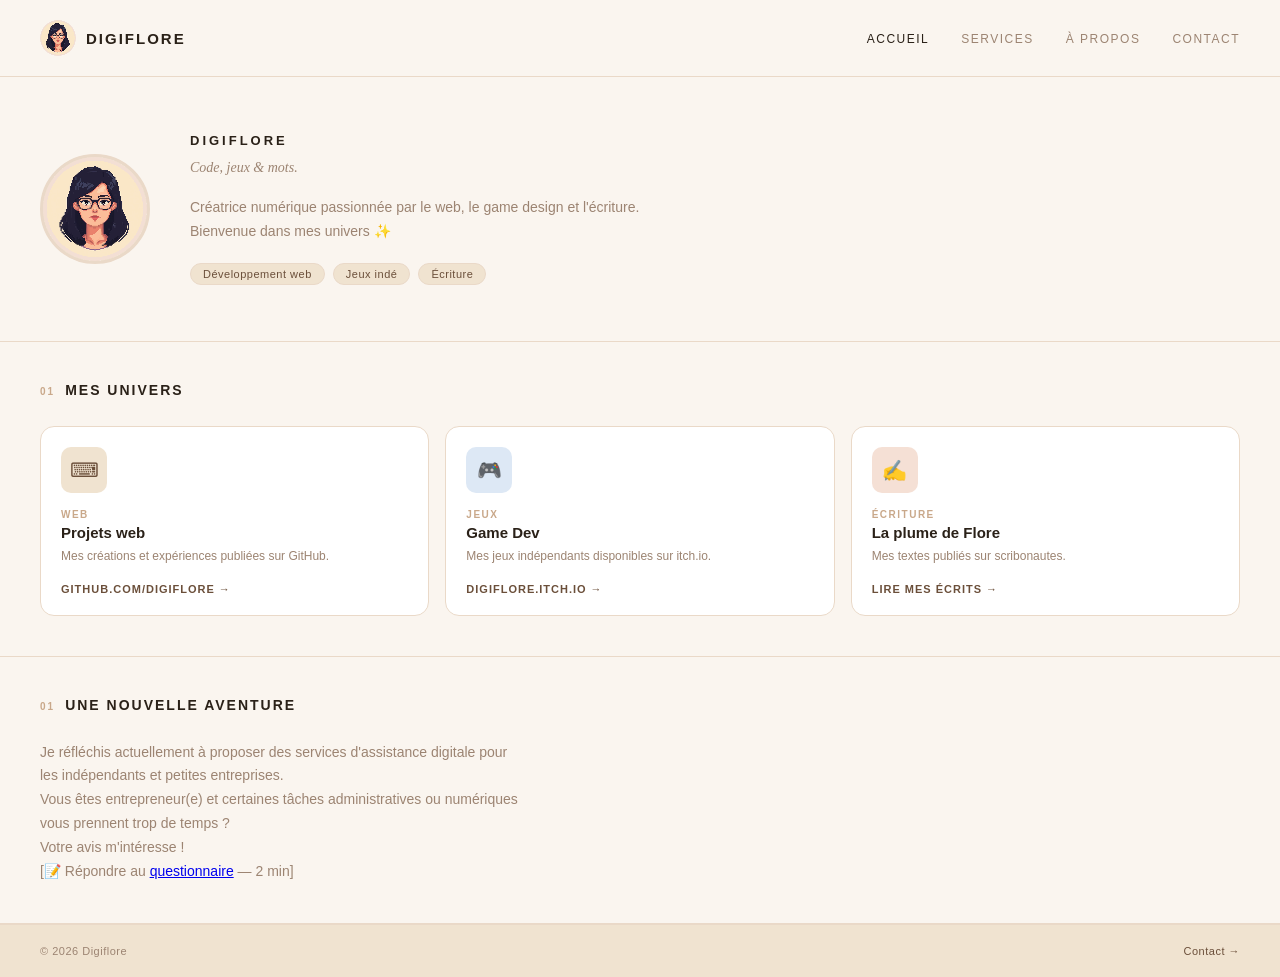
<file: index.html>
<!DOCTYPE html>
<html lang="fr">

<head>
  <!-- Google tag (gtag.js) -->
  <script async src="https://www.googletagmanager.com/gtag/js?id=G-BXMVHFDKNB"></script>
  <script>
    window.dataLayer = window.dataLayer || [];
    function gtag() { dataLayer.push(arguments); }
    gtag('js', new Date());

    gtag('config', 'G-BXMVHFDKNB');
  </script>
  <meta charset="UTF-8" />
  <meta name="viewport" content="width=device-width, initial-scale=1.0" />
  <title>Digiflore</title>
  <!-- <meta name="description"
    content="Digiflore — Créatrice numérique passionnée par le web, le game design et l'écriture." /> -->
  <meta name="description" content="Digiflore — Créatrice numérique passionnée par le web et le game design." />
  <link rel="icon" href="./img/logo.png" type="image/png" />
  <link rel="preconnect" href="https://fonts.googleapis.com">
  <link rel="preconnect" href="https://fonts.gstatic.com" crossorigin>
  <link rel="preload" as="style"
    href="https://fonts.googleapis.com/css2?family=Space+Grotesk:wght@400;500;700&family=Lora:ital@1&display=swap">
  <style>
    *,
    *::before,
    *::after {
      box-sizing: border-box;
      margin: 0;
      padding: 0;
    }

    :root {
      --cream: #FAF5EF;
      --beige: #F0E3D0;
      --border: #EAD9C8;
      --accent: #C9A88A;
      --brown-dark: #2A2118;
      --brown-mid: #6B4F3A;
      --brown-muted: #9C8472;
      --footer-bg: #F0E3D0;
    }

    html {
      scroll-behavior: smooth;
    }

    body {
      font-family: 'Space Grotesk', sans-serif;
      font-weight: 400;
      background: var(--cream);
      color: var(--brown-dark);
      min-height: 100vh;
    }

    /* ── NAV ── */
    nav {
      position: sticky;
      top: 0;
      z-index: 100;
      display: flex;
      justify-content: space-between;
      align-items: center;
      padding: 1.25rem 2.5rem;
      background: var(--cream);
      border-bottom: 1px solid var(--border);
    }

    .nav-logo {
      display: flex;
      align-items: center;
      gap: 10px;
      font-size: 15px;
      font-weight: 700;
      letter-spacing: 2px;
      text-transform: uppercase;
      color: var(--brown-dark);
      text-decoration: none;
    }

    .nav-logo img {
      width: 36px;
      height: 36px;
      border-radius: 50%;
      image-rendering: pixelated;
    }

    .nav-links {
      display: flex;
      gap: 2rem;
      list-style: none;
    }

    .nav-links a {
      font-size: 12px;
      font-weight: 500;
      letter-spacing: 1.5px;
      text-transform: uppercase;
      color: var(--brown-muted);
      text-decoration: none;
      transition: color 0.2s;
    }

    .nav-links a:hover,
    .nav-links a.active {
      color: var(--brown-dark);
    }

    /* ── HERO ── */
    .hero {
      display: grid;
      grid-template-columns: auto 1fr;
      gap: 2.5rem;
      align-items: center;
      padding: 3.5rem 2.5rem;
      border-bottom: 1px solid var(--border);
    }

    .hero-avatar {
      width: 110px;
      height: 110px;
      border-radius: 50%;
      background: var(--beige);
      border: 3px solid var(--border);
      overflow: hidden;
      flex-shrink: 0;
    }

    .hero-avatar img {
      width: 100%;
      height: 100%;
      object-fit: cover;
      image-rendering: pixelated;
    }

    .hero-text h1 {
      font-size: 13px;
      font-weight: 700;
      letter-spacing: 3px;
      text-transform: uppercase;
      color: var(--brown-dark);
      margin-bottom: 0.5rem;
    }

    .hero-tagline {
      font-family: 'Lora', serif;
      font-style: italic;
      font-size: 30px;
      color: var(--brown-mid);
      margin-bottom: 1rem;
      line-height: 1.3;
    }

    .hero-text p {
      font-size: 14px;
      line-height: 1.7;
      color: var(--brown-muted);
      max-width: 480px;
    }

    .tags {
      display: flex;
      flex-wrap: wrap;
      gap: 8px;
      margin-top: 1.25rem;
    }

    .tag {
      font-size: 11px;
      font-weight: 500;
      letter-spacing: 0.5px;
      padding: 4px 12px;
      border-radius: 20px;
      background: var(--beige);
      color: var(--brown-mid);
      border: 1px solid var(--border);
    }

    /* ── SECTIONS ── */
    .section {
      padding: 2.5rem;
      border-bottom: 1px solid var(--border);
    }

    .section-header {
      display: flex;
      align-items: baseline;
      gap: 10px;
      margin-bottom: 1.75rem;
    }

    .section-num {
      font-size: 10px;
      font-weight: 700;
      letter-spacing: 2px;
      text-transform: uppercase;
      color: var(--accent);
    }

    .section-title {
      font-size: 14px;
      font-weight: 700;
      letter-spacing: 2px;
      text-transform: uppercase;
      color: var(--brown-dark);
    }

    /* ── CARDS ── */
    .cards {
      display: grid;
      grid-template-columns: repeat(auto-fit, minmax(200px, 1fr));
      gap: 1rem;
    }

    .card {
      background: #fff;
      border: 1px solid var(--border);
      border-radius: 14px;
      padding: 1.25rem;
      text-decoration: none;
      display: block;
      transition: transform 0.2s, border-color 0.2s, box-shadow 0.2s;
    }

    .card:hover {
      transform: translateY(-4px);
      border-color: var(--accent);
      box-shadow: 0 8px 24px rgba(0, 0, 0, 0.05);
    }

    .card-icon {
      width: 46px;
      height: 46px;
      border-radius: 10px;
      display: flex;
      align-items: center;
      justify-content: center;
      margin-bottom: 1rem;
      font-size: 22px;
    }

    .card-icon.warm {
      background: var(--beige);
      color: var(--brown-mid);
    }

    .card-icon.blue {
      background: #DDE8F5;
      color: #3A5B8A;
    }

    .card-icon.peach {
      background: #F5E0D5;
      color: #8A3A3A;
    }

    /* Simple pixel icons via SVG */
    .icon-code::before {
      content: "⌨";
      font-size: 20px;
    }

    .icon-game::before {
      content: "🎮";
      font-size: 20px;
    }

    .icon-quill::before {
      content: "✍";
      font-size: 20px;
    }

    .card-label {
      font-size: 10px;
      font-weight: 700;
      letter-spacing: 1.5px;
      text-transform: uppercase;
      color: var(--accent);
      margin-bottom: 4px;
    }

    .card-name {
      font-size: 15px;
      font-weight: 700;
      color: var(--brown-dark);
      margin-bottom: 6px;
    }

    .card-desc {
      font-size: 12px;
      line-height: 1.6;
      color: var(--brown-muted);
    }

    .card-link {
      margin-top: 1rem;
      font-size: 11px;
      font-weight: 700;
      letter-spacing: 1px;
      text-transform: uppercase;
      color: var(--brown-mid);
      display: flex;
      align-items: center;
      gap: 4px;
    }

    .card-link::after {
      content: " →";
    }

    /* ── ABOUT ── */
    .about-wrap {
      display: grid;
      grid-template-columns: 1fr 2fr;
      gap: 2.5rem;
      align-items: center;
    }

    .about-img {
      background: var(--beige);
      border-radius: 14px;
      border: 1px solid var(--border);
      height: 160px;
      display: flex;
      align-items: center;
      justify-content: center;
      overflow: hidden;
    }

    .about-img img {
      width: 90px;
      height: 90px;
      border-radius: 50%;
      image-rendering: pixelated;
    }

    .about-text p {
      font-size: 14px;
      line-height: 1.8;
      color: var(--brown-mid);
      margin-bottom: 0.75rem;
    }

    .about-text p strong {
      color: var(--brown-dark);
      font-weight: 700;
    }

    /* ── FOOTER ── */
    footer {
      padding: 1.25rem 2.5rem;
      display: flex;
      justify-content: space-between;
      align-items: center;
      background: var(--footer-bg);
      border-top: 1px solid var(--border);
    }

    .footer-copy {
      font-size: 11px;
      color: var(--brown-muted);
      letter-spacing: 0.5px;
    }

    footer a {
      font-size: 11px;
      font-weight: 500;
      letter-spacing: 0.5px;
      color: var(--brown-mid);
      text-decoration: none;
    }

    footer a:hover {
      color: var(--brown-dark);
    }

    /* ── RESPONSIVE ── */
    @media (max-width: 640px) {
      nav {
        padding: 1rem 1.25rem;
      }

      .nav-links {
        gap: 1.25rem;
      }

      .hero {
        grid-template-columns: 1fr;
        padding: 2rem 1.25rem;
        gap: 1.5rem;
      }

      .hero-tagline {
        font-size: 24px;
      }

      .section {
        padding: 2rem 1.25rem;
      }

      .about-wrap {
        grid-template-columns: 1fr;
        gap: 1.5rem;
      }

      footer {
        flex-direction: column;
        gap: 0.5rem;
        text-align: center;
      }
    }
  </style>
</head>

<body>

  <!-- NAV -->
  <nav>
    <a href="./index.html" class="nav-logo">
      <img src="./img/logo.png" loading="lazy" alt="Logo Digiflore" />
      Digiflore
    </a>
    <ul class="nav-links">
      <li><a href="./index.html" class="active">Accueil</a></li>
      <li><a href="./pages/services.html">Services</a></li>
      <li><a href="./pages/apropos.html">À propos</a></li>
      <li><a href="./pages/contact.html">Contact</a></li>
    </ul>
  </nav>

  <!-- HERO -->
  <section class="hero" id="home">
    <div class="hero-avatar">
      <img src="./img/logo.png" loading="lazy" alt="Avatar pixel art de Flore" />
    </div>
    <div class="hero-text">
      <h1>Digiflore</h1>
      <p class="hero-tagline">Code, jeux &amp; mots.</p>
      <p>Créatrice numérique passionnée par le web, le game design et l'écriture. Bienvenue dans mes univers ✨</p>
      <div class="tags">
        <span class="tag">Développement web</span>
        <span class="tag">Jeux indé</span>
        <span class="tag">Écriture</span>
      </div>
    </div>
  </section>

  <!-- UNIVERS -->
  <section class="section">
    <div class="section-header">
      <span class="section-num">01</span>
      <span class="section-title">Mes univers</span>
    </div>
    <div class="cards">

      <a class="card" href="https://github.com/digiflore" target="_blank" rel="noopener">
        <div class="card-icon warm icon-code"></div>
        <p class="card-label">Web</p>
        <p class="card-name">Projets web</p>
        <p class="card-desc">Mes créations et expériences publiées sur GitHub.</p>
        <p class="card-link">github.com/digiflore</p>
      </a>

      <a class="card" href="https://digiflore.itch.io/" target="_blank" rel="noopener">
        <div class="card-icon blue icon-game"></div>
        <p class="card-label">Jeux</p>
        <p class="card-name">Game Dev</p>
        <p class="card-desc">Mes jeux indépendants disponibles sur itch.io.</p>
        <p class="card-link">digiflore.itch.io</p>
      </a>

      <a class="card" href="https://scribonautes.fr/users/profile/laplumedeflore/#works" target="_blank" rel="noopener">
        <div class="card-icon peach icon-quill"></div>
        <p class="card-label">Écriture</p>
        <p class="card-name">La plume de Flore</p>
        <p class="card-desc">Mes textes publiés sur scribonautes.</p>
        <p class="card-link">Lire mes écrits</p>
      </a>

    </div>
  </section>

  <!-- Une nouvelle aventure -->
  <section class="section">
    <div class="section-header">
      <span class="section-num">01</span>
      <span class="section-title">Une nouvelle aventure</span>
    </div>
    <div class="hero-text">
      <p>Je réfléchis actuellement à proposer des services d'assistance digitale pour les indépendants et petites
        entreprises.</p>

      <p>Vous êtes entrepreneur(e) et certaines tâches administratives ou numériques vous prennent trop de temps ?
      </p>

      <p>Votre avis m'intéresse !</p>

      <p>[📝 Répondre au <a href="https://forms.gle/wUnS53FHQRGqp9AN7">questionnaire</a> — 2 min]</p>
    </div>
  </section>
  <!-- FOOTER -->
  <footer>
    <span class="footer-copy">© 2026 Digiflore</span>
    <a href="./pages/contact.html">Contact →</a>
  </footer>

</body>

</html>
</file>
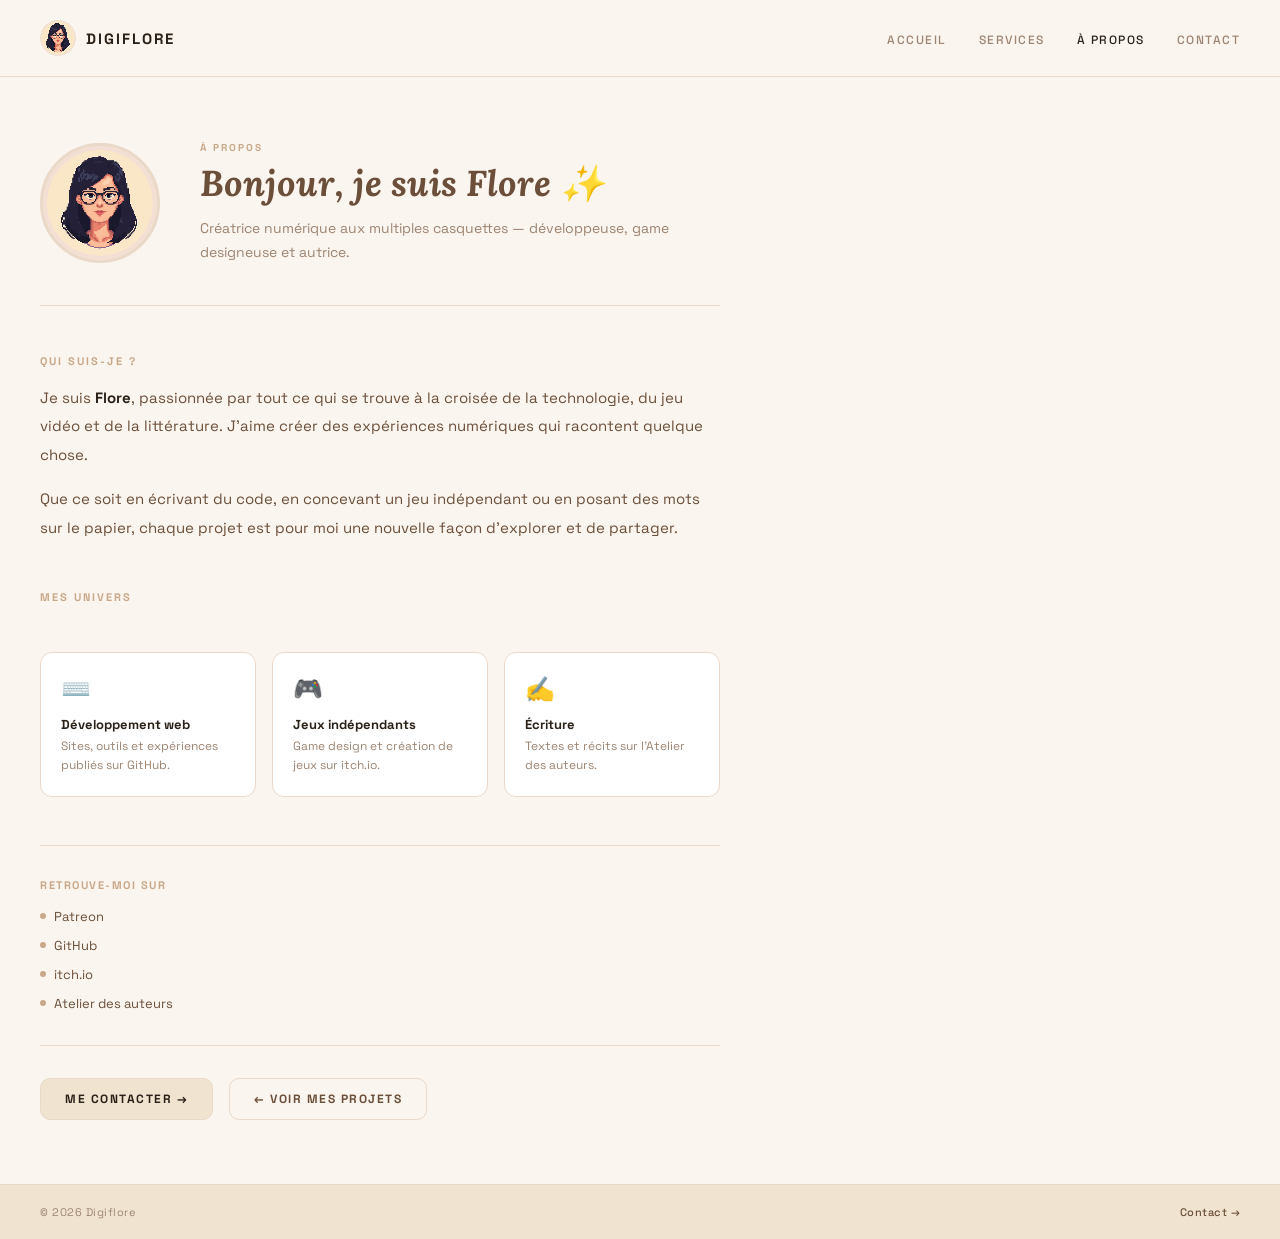
<file: apropos.html>
<!DOCTYPE html>
<html lang="fr">

<head>
  <!-- Google tag (gtag.js) -->
  <script async src="https://www.googletagmanager.com/gtag/js?id=G-BXMVHFDKNB"></script>
  <script>
    window.dataLayer = window.dataLayer || [];
    function gtag() { dataLayer.push(arguments); }
    gtag('js', new Date());

    gtag('config', 'G-BXMVHFDKNB');
  </script>
  <meta charset="UTF-8" />
  <meta name="viewport" content="width=device-width, initial-scale=1.0" />
  <title>À propos — Digiflore</title>
  <meta name="description"
    content="À propos de Digiflore — créatrice numérique passionnée par le web, le game design et l'écriture." />
  <link rel="icon" href="./img/digiflore - logo.png" type="image/png" />
  <link rel="preconnect" href="https://fonts.googleapis.com" />
  <link rel="preconnect" href="https://fonts.gstatic.com" crossorigin />
  <link href="https://fonts.googleapis.com/css2?family=Space+Grotesk:wght@400;500;700&family=Lora:ital@1&display=swap"
    rel="stylesheet" />
  <style>
    *,
    *::before,
    *::after {
      box-sizing: border-box;
      margin: 0;
      padding: 0;
    }

    :root {
      --cream: #FAF5EF;
      --beige: #F0E3D0;
      --border: #EAD9C8;
      --accent: #C9A88A;
      --brown-dark: #2A2118;
      --brown-mid: #6B4F3A;
      --brown-muted: #9C8472;
      --footer-bg: #F0E3D0;
    }

    html {
      scroll-behavior: smooth;
    }

    body {
      font-family: 'Space Grotesk', sans-serif;
      font-weight: 400;
      background: var(--cream);
      color: var(--brown-dark);
      min-height: 100vh;
      display: flex;
      flex-direction: column;
    }

    /* ── NAV ── */
    nav {
      position: sticky;
      top: 0;
      z-index: 100;
      display: flex;
      justify-content: space-between;
      align-items: center;
      padding: 1.25rem 2.5rem;
      background: var(--cream);
      border-bottom: 1px solid var(--border);
    }

    .nav-logo {
      display: flex;
      align-items: center;
      gap: 10px;
      font-size: 15px;
      font-weight: 700;
      letter-spacing: 2px;
      text-transform: uppercase;
      color: var(--brown-dark);
      text-decoration: none;
    }

    .nav-logo img {
      width: 36px;
      height: 36px;
      border-radius: 50%;
      image-rendering: pixelated;
    }

    .nav-links {
      display: flex;
      gap: 2rem;
      list-style: none;
    }

    .nav-links a {
      font-size: 12px;
      font-weight: 500;
      letter-spacing: 1.5px;
      text-transform: uppercase;
      color: var(--brown-muted);
      text-decoration: none;
      transition: color 0.2s;
    }

    .nav-links a:hover,
    .nav-links a.active {
      color: var(--brown-dark);
    }

    /* ── MAIN ── */
    main {
      flex: 1;
      padding: 4rem 2.5rem;
      max-width: 760px;
    }

    /* ── EN-TÊTE ── */
    .page-header {
      margin-bottom: 3rem;
      display: grid;
      grid-template-columns: auto 1fr;
      gap: 2.5rem;
      align-items: center;
      padding-bottom: 2.5rem;
      border-bottom: 1px solid var(--border);
    }

    .avatar-wrap {
      width: 120px;
      height: 120px;
      border-radius: 50%;
      background: var(--beige);
      border: 3px solid var(--border);
      overflow: hidden;
      flex-shrink: 0;
    }

    .avatar-wrap img {
      width: 100%;
      height: 100%;
      object-fit: cover;
      image-rendering: pixelated;
    }

    .header-text .section-num {
      font-size: 10px;
      font-weight: 700;
      letter-spacing: 2px;
      text-transform: uppercase;
      color: var(--accent);
      display: block;
      margin-bottom: 0.5rem;
    }

    .header-text h1 {
      font-family: 'Lora', serif;
      font-style: italic;
      font-size: 36px;
      color: var(--brown-mid);
      margin-bottom: 0.75rem;
      line-height: 1.2;
    }

    .header-text p {
      font-size: 14px;
      line-height: 1.7;
      color: var(--brown-muted);
    }

    /* ── BIO ── */
    .bio-section {
      margin-bottom: 3rem;
    }

    .bio-section h2 {
      font-size: 11px;
      font-weight: 700;
      letter-spacing: 2px;
      text-transform: uppercase;
      color: var(--accent);
      margin-bottom: 1rem;
    }

    .bio-section p {
      font-size: 15px;
      line-height: 1.9;
      color: var(--brown-mid);
      margin-bottom: 1rem;
    }

    .bio-section p strong {
      color: var(--brown-dark);
      font-weight: 700;
    }

    .placeholder {
      font-size: 13px;
      font-style: italic;
      color: var(--accent);
      padding: 0.75rem 1rem;
      border-left: 2px solid var(--border);
      margin-top: 0.5rem;
    }

    /* ── COMPÉTENCES / CENTRES D'INTÉRÊT ── */
    .interests {
      display: grid;
      grid-template-columns: repeat(auto-fit, minmax(180px, 1fr));
      gap: 1rem;
      margin-bottom: 3rem;
    }

    .interest-card {
      background: #fff;
      border: 1px solid var(--border);
      border-radius: 12px;
      padding: 1.25rem;
    }

    .interest-icon {
      font-size: 24px;
      margin-bottom: 0.75rem;
      display: block;
    }

    .interest-card h3 {
      font-size: 13px;
      font-weight: 700;
      color: var(--brown-dark);
      margin-bottom: 4px;
    }

    .interest-card p {
      font-size: 12px;
      line-height: 1.6;
      color: var(--brown-muted);
    }

    /* ── CTA ── */
    .cta-wrap {
      padding-top: 2rem;
      border-top: 1px solid var(--border);
      display: flex;
      gap: 1rem;
      flex-wrap: wrap;
    }

    .btn {
      font-family: 'Space Grotesk', sans-serif;
      font-size: 12px;
      font-weight: 700;
      letter-spacing: 1.5px;
      text-transform: uppercase;
      padding: 0.75rem 1.5rem;
      border-radius: 10px;
      text-decoration: none;
      transition: transform 0.15s, border-color 0.2s;
    }

    .btn:hover {
      transform: translateY(-2px);
    }

    .btn-primary {
      background: var(--beige);
      color: var(--brown-dark);
      border: 1px solid var(--border);
    }

    .btn-primary:hover {
      border-color: var(--accent);
    }

    .btn-secondary {
      background: transparent;
      color: var(--brown-mid);
      border: 1px solid var(--border);
    }

    .btn-secondary:hover {
      border-color: var(--accent);
    }

    /* ── LIENS SOCIAUX ── */
    .social-links {
      margin-top: 2.5rem;
      padding-top: 2rem;
      border-top: 1px solid var(--border);
      display: flex;
      flex-direction: column;
      gap: 0.75rem;
    }

    .social-links p {
      font-size: 11px;
      font-weight: 700;
      letter-spacing: 1.5px;
      text-transform: uppercase;
      color: var(--accent);
      margin-bottom: 0.25rem;
    }

    .social-link {
      display: inline-flex;
      align-items: center;
      gap: 8px;
      font-size: 13px;
      color: var(--brown-mid);
      text-decoration: none;
      transition: color 0.2s;
    }

    .social-link:hover {
      color: var(--brown-dark);
    }

    .social-link .dot {
      width: 6px;
      height: 6px;
      border-radius: 50%;
      background: var(--accent);
      flex-shrink: 0;
    }

    /* ── FOOTER ── */
    footer {
      padding: 1.25rem 2.5rem;
      display: flex;
      justify-content: space-between;
      align-items: center;
      background: var(--footer-bg);
      border-top: 1px solid var(--border);
    }

    .footer-copy {
      font-size: 11px;
      color: var(--brown-muted);
      letter-spacing: 0.5px;
    }

    footer a {
      font-size: 11px;
      font-weight: 500;
      letter-spacing: 0.5px;
      color: var(--brown-mid);
      text-decoration: none;
    }

    footer a:hover {
      color: var(--brown-dark);
    }

    /* ── RESPONSIVE ── */
    @media (max-width: 640px) {
      nav {
        padding: 1rem 1.25rem;
      }

      .nav-links {
        gap: 1.25rem;
      }

      main {
        padding: 2rem 1.25rem;
      }

      .page-header {
        grid-template-columns: 1fr;
        gap: 1.5rem;
      }

      .avatar-wrap {
        width: 90px;
        height: 90px;
      }

      .header-text h1 {
        font-size: 28px;
      }

      footer {
        flex-direction: column;
        gap: 0.5rem;
        text-align: center;
      }
    }
  </style>
</head>

<body>

  <!-- NAV -->
  <nav>
    <a href="./index.html" class="nav-logo">
      <img src="./img/digiflore - logo.png" alt="Logo Digiflore" />
      Digiflore
    </a>
    <ul class="nav-links">
      <li><a href="./index.html">Accueil</a></li>
      <li><a href="./services.html">Services</a></li>
      <li><a href="./apropos.html" class="active">À propos</a></li>
      <li><a href="./contact.html">Contact</a></li>
    </ul>
  </nav>

  <!-- MAIN -->
  <main>

    <!-- EN-TÊTE -->
    <div class="page-header">
      <div class="avatar-wrap">
        <img src="./img/digiflore - logo.png" alt="Avatar pixel art de Flore" />
      </div>
      <div class="header-text">
        <span class="section-num">À propos</span>
        <h1>Bonjour, je suis Flore ✨</h1>
        <p>Créatrice numérique aux multiples casquettes — développeuse, game designeuse et autrice.</p>
      </div>
    </div>

    <!-- BIO -->
    <div class="bio-section">
      <h2>Qui suis-je ?</h2>
      <p>
        Je suis <strong>Flore</strong>, passionnée par tout ce qui se trouve à la croisée de la technologie, du jeu
        vidéo et de la littérature. J'aime créer des expériences numériques qui racontent quelque chose.
      </p>
      <p>
        Que ce soit en écrivant du code, en concevant un jeu indépendant ou en posant des mots sur le papier, chaque
        projet est pour moi une nouvelle façon d'explorer et de partager.
      </p>
    </div>

    <!-- CENTRES D'INTÉRÊT -->
    <div class="bio-section">
      <h2>Mes univers</h2>
    </div>
    <div class="interests">
      <div class="interest-card">
        <span class="interest-icon">⌨️</span>
        <h3>Développement web</h3>
        <p>Sites, outils et expériences publiés sur GitHub.</p>
      </div>
      <div class="interest-card">
        <span class="interest-icon">🎮</span>
        <h3>Jeux indépendants</h3>
        <p>Game design et création de jeux sur itch.io.</p>
      </div>
      <div class="interest-card">
        <span class="interest-icon">✍️</span>
        <h3>Écriture</h3>
        <p>Textes et récits sur l'Atelier des auteurs.</p>
      </div>
    </div>
    <!-- Liens alternatifs -->
    <div class="social-links">
      <p>Retrouve-moi sur</p>
      <a class="social-link" href="https://www.patreon.com/cw/Digiflore" target="_blank" rel="noopener">
        <span class="dot"></span>Patreon
      </a>
      <a class="social-link" href="https://github.com/digiflore" target="_blank" rel="noopener">
        <span class="dot"></span> GitHub
      </a>
      <a class="social-link" href="https://digiflore.itch.io/" target="_blank" rel="noopener">
        <span class="dot"></span> itch.io
      </a>
      <a class="social-link" href="https://www.atelierdesauteurs.com/author/406882432/la-plume-de-flore/"
        target="_blank" rel="noopener">
        <span class="dot"></span> Atelier des auteurs
      </a>
      <br>
    </div>

    <!-- CTA -->
    <div class="cta-wrap">
      <a href="./contact.html" class="btn btn-primary">Me contacter →</a>
      <a href="./index.html" class="btn btn-secondary">← Voir mes projets</a>
    </div>

  </main>

  <!-- FOOTER -->
  <footer>
    <span class="footer-copy">© 2026 Digiflore</span>
    <a href="./contact.html">Contact →</a>
  </footer>

</body>

</html>
</file>
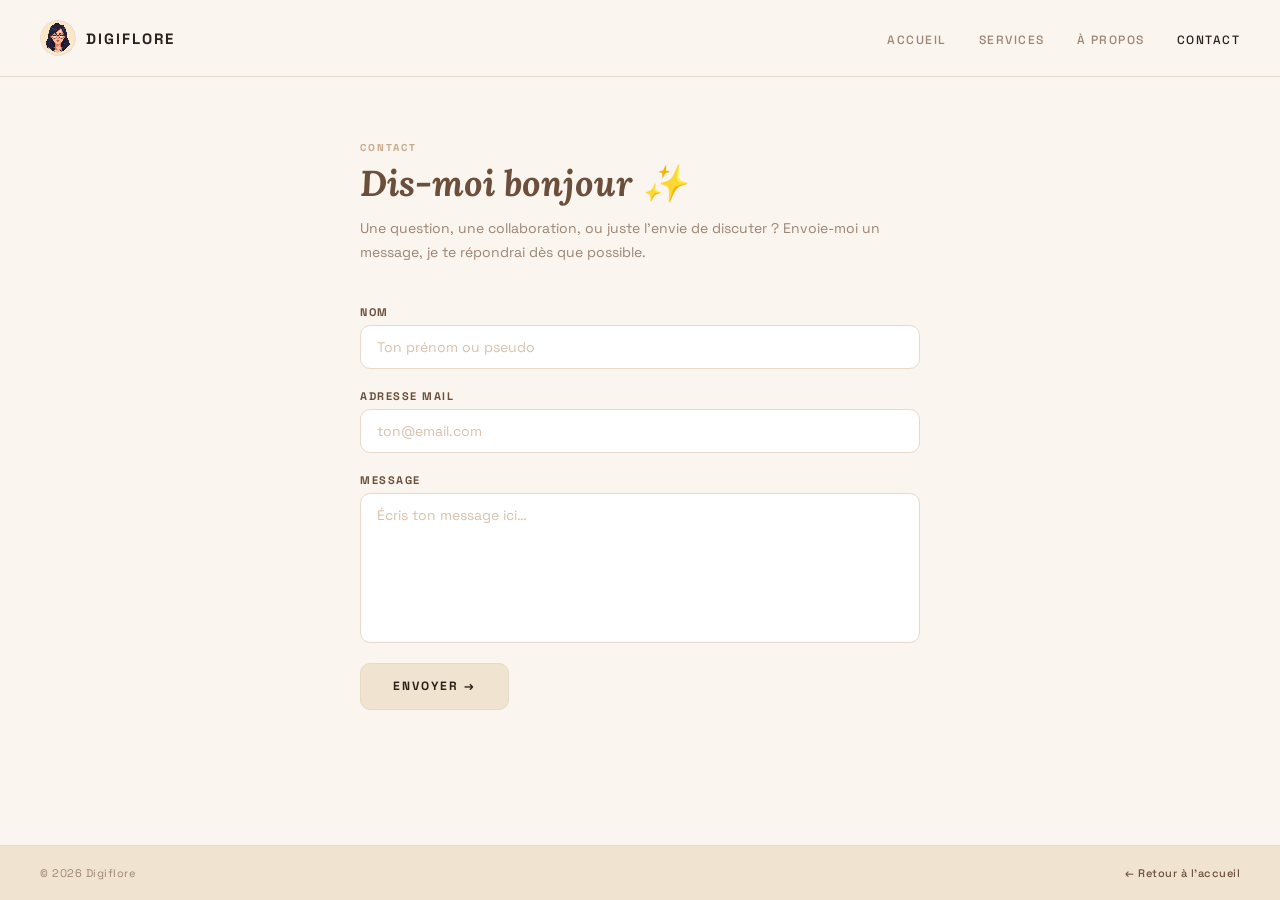
<file: contact.html>
<!DOCTYPE html>
<html lang="fr">

<head>
  <!-- Google tag (gtag.js) -->
  <script async src="https://www.googletagmanager.com/gtag/js?id=G-BXMVHFDKNB"></script>
  <script>
    window.dataLayer = window.dataLayer || [];
    function gtag() { dataLayer.push(arguments); }
    gtag('js', new Date());

    gtag('config', 'G-BXMVHFDKNB');
  </script>
  <meta charset="UTF-8" />
  <meta name="viewport" content="width=device-width, initial-scale=1.0" />
  <title>Contact — Digiflore</title>
  <meta name="description" content="Contacter Digiflore — créatrice numérique." />
  <link rel="icon" href="./img/digiflore - logo.png" type="image/png" />
  <link rel="preconnect" href="https://fonts.googleapis.com" />
  <link rel="preconnect" href="https://fonts.gstatic.com" crossorigin />
  <link href="https://fonts.googleapis.com/css2?family=Space+Grotesk:wght@400;500;700&family=Lora:ital@1&display=swap"
    rel="stylesheet" />
  <style>
    *,
    *::before,
    *::after {
      box-sizing: border-box;
      margin: 0;
      padding: 0;
    }

    :root {
      --cream: #FAF5EF;
      --beige: #F0E3D0;
      --border: #EAD9C8;
      --accent: #C9A88A;
      --brown-dark: #2A2118;
      --brown-mid: #6B4F3A;
      --brown-muted: #9C8472;
      --footer-bg: #F0E3D0;
    }

    html {
      scroll-behavior: smooth;
    }

    body {
      font-family: 'Space Grotesk', sans-serif;
      font-weight: 400;
      background: var(--cream);
      color: var(--brown-dark);
      min-height: 100vh;
      display: flex;
      flex-direction: column;
    }

    /* ── NAV ── */
    nav {
      position: sticky;
      top: 0;
      z-index: 100;
      display: flex;
      justify-content: space-between;
      align-items: center;
      padding: 1.25rem 2.5rem;
      background: var(--cream);
      border-bottom: 1px solid var(--border);
    }

    .nav-logo {
      display: flex;
      align-items: center;
      gap: 10px;
      font-size: 15px;
      font-weight: 700;
      letter-spacing: 2px;
      text-transform: uppercase;
      color: var(--brown-dark);
      text-decoration: none;
    }

    .nav-logo img {
      width: 36px;
      height: 36px;
      border-radius: 50%;
      image-rendering: pixelated;
    }

    .nav-links {
      display: flex;
      gap: 2rem;
      list-style: none;
    }

    .nav-links a {
      font-size: 12px;
      font-weight: 500;
      letter-spacing: 1.5px;
      text-transform: uppercase;
      color: var(--brown-muted);
      text-decoration: none;
      transition: color 0.2s;
    }

    .nav-links a:hover,
    .nav-links a.active {
      color: var(--brown-dark);
    }

    /* ── MAIN ── */
    main {
      flex: 1;
      display: flex;
      align-items: flex-start;
      justify-content: center;
      padding: 4rem 2.5rem;
    }

    .contact-wrap {
      width: 100%;
      max-width: 560px;
    }

    .contact-header {
      margin-bottom: 2.5rem;
    }

    .contact-header .section-num {
      font-size: 10px;
      font-weight: 700;
      letter-spacing: 2px;
      text-transform: uppercase;
      color: var(--accent);
      display: block;
      margin-bottom: 0.5rem;
    }

    .contact-header h1 {
      font-family: 'Lora', serif;
      font-style: italic;
      font-size: 36px;
      color: var(--brown-mid);
      margin-bottom: 0.75rem;
      line-height: 1.2;
    }

    .contact-header p {
      font-size: 14px;
      line-height: 1.7;
      color: var(--brown-muted);
    }

    /* ── FORM ── */
    .contact-form {
      display: flex;
      flex-direction: column;
      gap: 1.25rem;
    }

    .form-group {
      display: flex;
      flex-direction: column;
      gap: 6px;
    }

    .form-group label {
      font-size: 11px;
      font-weight: 700;
      letter-spacing: 1.5px;
      text-transform: uppercase;
      color: var(--brown-mid);
    }

    .form-group input,
    .form-group textarea {
      font-family: 'Space Grotesk', sans-serif;
      font-size: 14px;
      color: var(--brown-dark);
      background: #fff;
      border: 1px solid var(--border);
      border-radius: 10px;
      padding: 0.75rem 1rem;
      width: 100%;
      outline: none;
      transition: border-color 0.2s, box-shadow 0.2s;
      resize: none;
    }

    .form-group input::placeholder,
    .form-group textarea::placeholder {
      color: var(--accent);
      opacity: 0.7;
    }

    .form-group input:focus,
    .form-group textarea:focus {
      border-color: var(--accent);
      box-shadow: 0 0 0 3px rgba(201, 168, 138, 0.15);
    }

    .form-group textarea {
      min-height: 150px;
    }

    .btn-submit {
      font-family: 'Space Grotesk', sans-serif;
      font-size: 12px;
      font-weight: 700;
      letter-spacing: 2px;
      text-transform: uppercase;
      color: var(--brown-dark);
      background: var(--beige);
      border: 1px solid var(--border);
      border-radius: 10px;
      padding: 0.9rem 2rem;
      cursor: pointer;
      transition: background 0.2s, border-color 0.2s, transform 0.15s;
      align-self: flex-start;
    }

    .btn-submit:hover {
      background: var(--border);
      border-color: var(--accent);
      transform: translateY(-2px);
    }

    .btn-submit:active {
      transform: translateY(0);
    }

    /* ── FOOTER ── */
    footer {
      padding: 1.25rem 2.5rem;
      display: flex;
      justify-content: space-between;
      align-items: center;
      background: var(--footer-bg);
      border-top: 1px solid var(--border);
    }

    .footer-copy {
      font-size: 11px;
      color: var(--brown-muted);
      letter-spacing: 0.5px;
    }

    footer a {
      font-size: 11px;
      font-weight: 500;
      letter-spacing: 0.5px;
      color: var(--brown-mid);
      text-decoration: none;
    }

    footer a:hover {
      color: var(--brown-dark);
    }

    /* ── RESPONSIVE ── */
    @media (max-width: 640px) {
      nav {
        padding: 1rem 1.25rem;
      }

      .nav-links {
        gap: 1.25rem;
      }

      main {
        padding: 2.5rem 1.25rem;
      }

      .btn-submit {
        align-self: stretch;
        text-align: center;
      }

      .success-message {
        display: none;
        margin-top: 15px;
        padding: 12px;
        background: #e6ffed;
        color: #1a7f37;
        border: 1px solid #1a7f37;
        border-radius: 8px;
      }

      footer {
        flex-direction: column;
        gap: 0.5rem;
        text-align: center;
      }
    }
  </style>
</head>

<body>

  <!-- NAV -->
  <nav>
    <a href="./index.html" class="nav-logo">
      <img src="./img/digiflore - logo.png" alt="Logo Digiflore" />
      Digiflore
    </a>
    <ul class="nav-links">
      <li><a href="./index.html">Accueil</a></li>
      <li><a href="./services.html">Services</a></li>
      <li><a href="./apropos.html">À propos</a></li>
      <li><a href="./contact.html" class="active">Contact</a></li>
    </ul>
  </nav>

  <!-- MAIN -->
  <main>
    <div class="contact-wrap">

      <div class="contact-header">
        <span class="section-num">Contact</span>
        <h1>Dis-moi bonjour ✨</h1>
        <p>Une question, une collaboration, ou juste l'envie de discuter ? Envoie-moi un message, je te répondrai dès
          que possible.</p>
      </div>

      <form class="contact-form" id="contact-form" action="#" method="POST">

        <div class="form-group">
          <label for="name">Nom</label>
          <input type="text" id="name" name="name" placeholder="Ton prénom ou pseudo" required />
        </div>

        <div class="form-group">
          <label for="email">Adresse mail</label>
          <input type="email" id="email" name="email" placeholder="ton@email.com" required />
        </div>

        <div class="form-group">
          <label for="message">Message</label>
          <textarea id="message" name="message" placeholder="Écris ton message ici…" required></textarea>
        </div>

        <button type="submit" class="btn-submit">Envoyer →</button>


      </form>
      <div id="success-message" class="success-message"></div>
    </div>
  </main>

  <!-- FOOTER -->
  <footer>
    <span class="footer-copy">© 2026 Digiflore</span>
    <a href="./index.html">← Retour à l'accueil</a>
  </footer>
  <script>

    const SCRIPT_URL = "https://script.google.com/macros/s/AKfycbyWo7IpCwC4iFWpF3VNdk06eFi-ncjYUhINA3RjvtRSHUefAot4X3NbPzge7lBrNNo/exec";

    document.getElementById("contact-form").addEventListener("submit", async function (e) {
      e.preventDefault();

      const msg = document.getElementById("success-message");

      msg.style.display = "block";
      msg.style.color = "#333";
      msg.textContent = "Envoi en cours...";

      const data = {
        nom: document.getElementById("name").value,
        email: document.getElementById("email").value,
        message: document.getElementById("message").value
      };

      try {
        const res = await fetch(SCRIPT_URL, {
          method: "POST",
          mode: "no-cors",  // ← ajout
          body: JSON.stringify({
            nom: document.getElementById("name").value,
            email: document.getElementById("email").value,
            message: document.getElementById("message").value
          })
        });

        console.log("Statut :", res.status);
        const text = await res.text();
        console.log("Réponse :", text);
        // 🔥 afficher message
        msg.style.display = "block";
        msg.textContent = "Message envoyé 👍";

        // reset form
        this.reset();

        // cacher après 4s
        setTimeout(() => {
          msg.style.display = "none";
        }, 4000);


      } catch (err) {
        console.error(err);
        msg.style.display = "block";
        msg.style.color = "red";
        msg.textContent = "Erreur d'envoi ❌";
        console.error(err);
      }

    });

  </script>
</body>

</html>
</file>
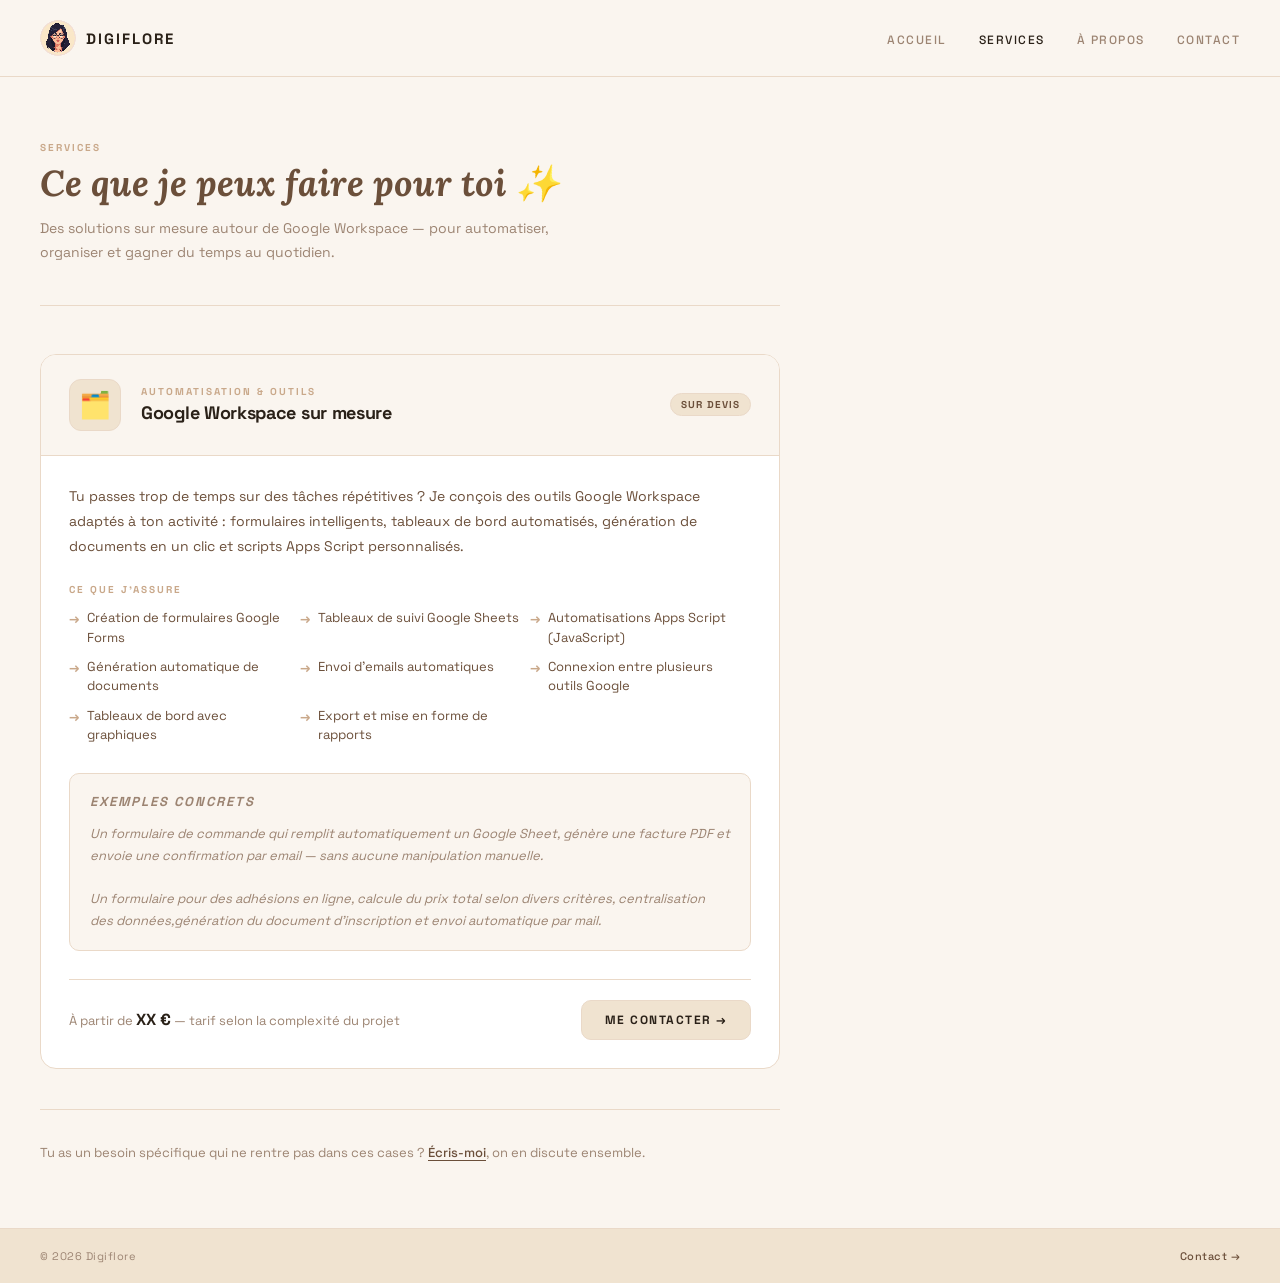
<file: services.html>
<!DOCTYPE html>
<html lang="fr">

<head>
  <!-- Google tag (gtag.js) -->
  <script async src="https://www.googletagmanager.com/gtag/js?id=G-BXMVHFDKNB"></script>
  <script>
    window.dataLayer = window.dataLayer || [];
    function gtag() { dataLayer.push(arguments); }
    gtag('js', new Date());

    gtag('config', 'G-BXMVHFDKNB');
  </script>
  <meta charset="UTF-8" />
  <meta name="viewport" content="width=device-width, initial-scale=1.0" />
  <title>Services — Digiflore</title>
  <meta name="description"
    content="Services proposés par Digiflore — Google Workspace, Forms, Sheets, Apps Script, automatisations et génération de documents." />
  <link rel="icon" href="./img/digiflore - logo.png" type="image/png" />
  <link rel="preconnect" href="https://fonts.googleapis.com" />
  <link rel="preconnect" href="https://fonts.gstatic.com" crossorigin />
  <link href="https://fonts.googleapis.com/css2?family=Space+Grotesk:wght@400;500;700&family=Lora:ital@1&display=swap"
    rel="stylesheet" />
  <style>
    *,
    *::before,
    *::after {
      box-sizing: border-box;
      margin: 0;
      padding: 0;
    }

    :root {
      --cream: #FAF5EF;
      --beige: #F0E3D0;
      --border: #EAD9C8;
      --accent: #C9A88A;
      --brown-dark: #2A2118;
      --brown-mid: #6B4F3A;
      --brown-muted: #9C8472;
      --footer-bg: #F0E3D0;
    }

    html {
      scroll-behavior: smooth;
    }

    body {
      font-family: 'Space Grotesk', sans-serif;
      font-weight: 400;
      background: var(--cream);
      color: var(--brown-dark);
      min-height: 100vh;
      display: flex;
      flex-direction: column;
    }

    /* ── NAV ── */
    nav {
      position: sticky;
      top: 0;
      z-index: 100;
      display: flex;
      justify-content: space-between;
      align-items: center;
      padding: 1.25rem 2.5rem;
      background: var(--cream);
      border-bottom: 1px solid var(--border);
    }

    .nav-logo {
      display: flex;
      align-items: center;
      gap: 10px;
      font-size: 15px;
      font-weight: 700;
      letter-spacing: 2px;
      text-transform: uppercase;
      color: var(--brown-dark);
      text-decoration: none;
    }

    .nav-logo img {
      width: 36px;
      height: 36px;
      border-radius: 50%;
      image-rendering: pixelated;
    }

    .nav-links {
      display: flex;
      gap: 2rem;
      list-style: none;
    }

    .nav-links a {
      font-size: 12px;
      font-weight: 500;
      letter-spacing: 1.5px;
      text-transform: uppercase;
      color: var(--brown-muted);
      text-decoration: none;
      transition: color 0.2s;
    }

    .nav-links a:hover,
    .nav-links a.active {
      color: var(--brown-dark);
    }

    /* ── MAIN ── */
    main {
      flex: 1;
      padding: 4rem 2.5rem;
      max-width: 820px;
    }

    /* ── EN-TÊTE ── */
    .page-header {
      margin-bottom: 3rem;
      padding-bottom: 2.5rem;
      border-bottom: 1px solid var(--border);
    }

    .page-header .section-num {
      font-size: 10px;
      font-weight: 700;
      letter-spacing: 2px;
      text-transform: uppercase;
      color: var(--accent);
      display: block;
      margin-bottom: 0.5rem;
    }

    .page-header h1 {
      font-family: 'Lora', serif;
      font-style: italic;
      font-size: 36px;
      color: var(--brown-mid);
      margin-bottom: 0.75rem;
      line-height: 1.2;
    }

    .page-header p {
      font-size: 14px;
      line-height: 1.7;
      color: var(--brown-muted);
      max-width: 520px;
    }

    /* ── CARTE SERVICE ── */
    .service-card {
      background: #fff;
      border: 1px solid var(--border);
      border-radius: 16px;
      overflow: hidden;
      margin-bottom: 1.5rem;
      transition: box-shadow 0.2s;
    }

    .service-card:hover {
      box-shadow: 0 8px 32px rgba(0, 0, 0, 0.06);
    }

    .service-card-header {
      display: flex;
      align-items: center;
      gap: 1.25rem;
      padding: 1.5rem 1.75rem;
      border-bottom: 1px solid var(--border);
      background: var(--cream);
    }

    .service-icon {
      width: 52px;
      height: 52px;
      border-radius: 12px;
      background: var(--beige);
      border: 1px solid var(--border);
      display: flex;
      align-items: center;
      justify-content: center;
      font-size: 26px;
      flex-shrink: 0;
    }

    .service-card-header-text {
      flex: 1;
    }

    .service-label {
      font-size: 10px;
      font-weight: 700;
      letter-spacing: 2px;
      text-transform: uppercase;
      color: var(--accent);
      margin-bottom: 3px;
    }

    .service-name {
      font-size: 18px;
      font-weight: 700;
      color: var(--brown-dark);
      letter-spacing: -0.3px;
    }

    .service-badge {
      font-size: 10px;
      font-weight: 700;
      letter-spacing: 1px;
      text-transform: uppercase;
      padding: 4px 10px;
      border-radius: 20px;
      background: var(--beige);
      color: var(--brown-mid);
      border: 1px solid var(--border);
      white-space: nowrap;
    }

    .service-card-body {
      padding: 1.75rem;
    }

    .service-desc {
      font-size: 14px;
      line-height: 1.8;
      color: var(--brown-mid);
      margin-bottom: 1.5rem;
    }

    /* ── LISTE DE PRESTATIONS ── */
    .prestations-title {
      font-size: 10px;
      font-weight: 700;
      letter-spacing: 2px;
      text-transform: uppercase;
      color: var(--accent);
      margin-bottom: 0.75rem;
    }

    .prestations {
      display: grid;
      grid-template-columns: repeat(auto-fit, minmax(220px, 1fr));
      gap: 0.6rem;
      margin-bottom: 1.75rem;
    }

    .prestation-item {
      display: flex;
      align-items: flex-start;
      gap: 8px;
      font-size: 13px;
      line-height: 1.5;
      color: var(--brown-mid);
    }

    .prestation-item::before {
      content: "→";
      color: var(--accent);
      font-weight: 700;
      flex-shrink: 0;
      margin-top: 1px;
    }

    /* ── EXEMPLES D'USAGE ── */
    .examples {
      background: var(--cream);
      border: 1px solid var(--border);
      border-radius: 10px;
      padding: 1.1rem 1.25rem;
      margin-bottom: 1.75rem;
    }

    .examples-title {
      font-size: 10px;
      font-weight: 700;
      letter-spacing: 2px;
      text-transform: uppercase;
      color: var(--accent);
      margin-bottom: 0.6rem;
    }

    .examples p {
      font-size: 13px;
      line-height: 1.7;
      color: var(--brown-muted);
      font-style: italic;
    }

    /* ── FOOTER CARTE ── */
    .service-card-footer {
      display: flex;
      align-items: center;
      justify-content: space-between;
      padding-top: 1.25rem;
      border-top: 1px solid var(--border);
      flex-wrap: wrap;
      gap: 1rem;
    }

    .service-price {
      font-size: 13px;
      color: var(--brown-muted);
    }

    .service-price strong {
      font-size: 16px;
      font-weight: 700;
      color: var(--brown-dark);
    }

    .btn {
      font-family: 'Space Grotesk', sans-serif;
      font-size: 12px;
      font-weight: 700;
      letter-spacing: 1.5px;
      text-transform: uppercase;
      padding: 0.7rem 1.4rem;
      border-radius: 10px;
      text-decoration: none;
      border: 1px solid var(--border);
      transition: transform 0.15s, border-color 0.2s;
    }

    .btn:hover {
      transform: translateY(-2px);
      border-color: var(--accent);
    }

    .btn-primary {
      background: var(--beige);
      color: var(--brown-dark);
    }

    /* ── NOTE BAS DE PAGE ── */
    .page-note {
      margin-top: 2.5rem;
      padding-top: 2rem;
      border-top: 1px solid var(--border);
      font-size: 13px;
      line-height: 1.7;
      color: var(--brown-muted);
    }

    .page-note a {
      color: var(--brown-mid);
      font-weight: 500;
      text-decoration: underline;
      text-underline-offset: 3px;
    }

    /* ── FOOTER ── */
    footer {
      padding: 1.25rem 2.5rem;
      display: flex;
      justify-content: space-between;
      align-items: center;
      background: var(--footer-bg);
      border-top: 1px solid var(--border);
    }

    .footer-copy {
      font-size: 11px;
      color: var(--brown-muted);
      letter-spacing: 0.5px;
    }

    footer a {
      font-size: 11px;
      font-weight: 500;
      letter-spacing: 0.5px;
      color: var(--brown-mid);
      text-decoration: none;
    }

    footer a:hover {
      color: var(--brown-dark);
    }

    /* ── RESPONSIVE ── */
    @media (max-width: 640px) {
      nav {
        padding: 1rem 1.25rem;
      }

      .nav-links {
        gap: 1.25rem;
      }

      main {
        padding: 2rem 1.25rem;
      }

      .service-card-header {
        flex-wrap: wrap;
      }

      .service-card-footer {
        flex-direction: column;
        align-items: flex-start;
      }

      footer {
        flex-direction: column;
        gap: 0.5rem;
        text-align: center;
      }
    }
  </style>
</head>

<body>

  <!-- NAV -->
  <nav>
    <a href="./index.html" class="nav-logo">
      <img src="./img/digiflore - logo.png" alt="Logo Digiflore" />
      Digiflore
    </a>
    <ul class="nav-links">
      <li><a href="./index.html">Accueil</a></li>
      <li><a href="./services.html" class="active">Services</a></li>
      <li><a href="./apropos.html">À propos</a></li>
      <li><a href="./contact.html">Contact</a></li>
    </ul>
  </nav>

  <!-- MAIN -->
  <main>

    <div class="page-header">
      <span class="section-num">Services</span>
      <h1>Ce que je peux faire pour toi ✨</h1>
      <p>Des solutions sur mesure autour de Google Workspace — pour automatiser, organiser et gagner du temps au
        quotidien.</p>
    </div>

    <!-- CARTE SERVICE : GOOGLE WORKSPACE -->
    <div class="service-card">

      <div class="service-card-header">
        <div class="service-icon">🗂️</div>
        <div class="service-card-header-text">
          <p class="service-label">Automatisation & outils</p>
          <p class="service-name">Google Workspace sur mesure</p>
        </div>
        <span class="service-badge">Sur devis</span>
      </div>

      <div class="service-card-body">

        <p class="service-desc">
          Tu passes trop de temps sur des tâches répétitives ? Je conçois des outils Google Workspace adaptés à ton
          activité : formulaires intelligents, tableaux de bord automatisés, génération de documents en un clic et
          scripts Apps Script personnalisés.
        </p>

        <p class="prestations-title">Ce que j'assure</p>
        <div class="prestations">
          <span class="prestation-item">Création de formulaires Google Forms</span>
          <span class="prestation-item">Tableaux de suivi Google Sheets</span>
          <span class="prestation-item">Automatisations Apps Script (JavaScript)</span>
          <span class="prestation-item">Génération automatique de documents</span>
          <span class="prestation-item">Envoi d'emails automatiques</span>
          <span class="prestation-item">Connexion entre plusieurs outils Google</span>
          <span class="prestation-item">Tableaux de bord avec graphiques</span>
          <span class="prestation-item">Export et mise en forme de rapports</span>
        </div>

        <div class="examples">
          <p class="examples-title">Exemples concrets</p>
          <p>Un formulaire de commande qui remplit automatiquement un Google Sheet, génère une facture PDF et envoie une
            confirmation par email — sans aucune manipulation manuelle.</p>
          <br>
          <p>Un formulaire pour des adhésions en ligne, calcule du prix total selon divers critères, centralisation des
            données,génération du document d'inscription et envoi automatique par mail.</p>
        </div>

        <div class="service-card-footer">
          <p class="service-price">À partir de <strong>XX €</strong> — tarif selon la complexité du projet</p>
          <a href="./contact.html" class="btn btn-primary">Me contacter →</a>
        </div>

      </div>
    </div>

    <!-- ✏️ Duplique le bloc .service-card ci-dessus pour ajouter d'autres services -->

    <p class="page-note">
      Tu as un besoin spécifique qui ne rentre pas dans ces cases ?
      <a href="./contact.html">Écris-moi</a>, on en discute ensemble.
    </p>

  </main>

  <!-- FOOTER -->
  <footer>
    <span class="footer-copy">© 2026 Digiflore</span>
    <a href="./contact.html">Contact →</a>
  </footer>

</body>

</html>
</file>
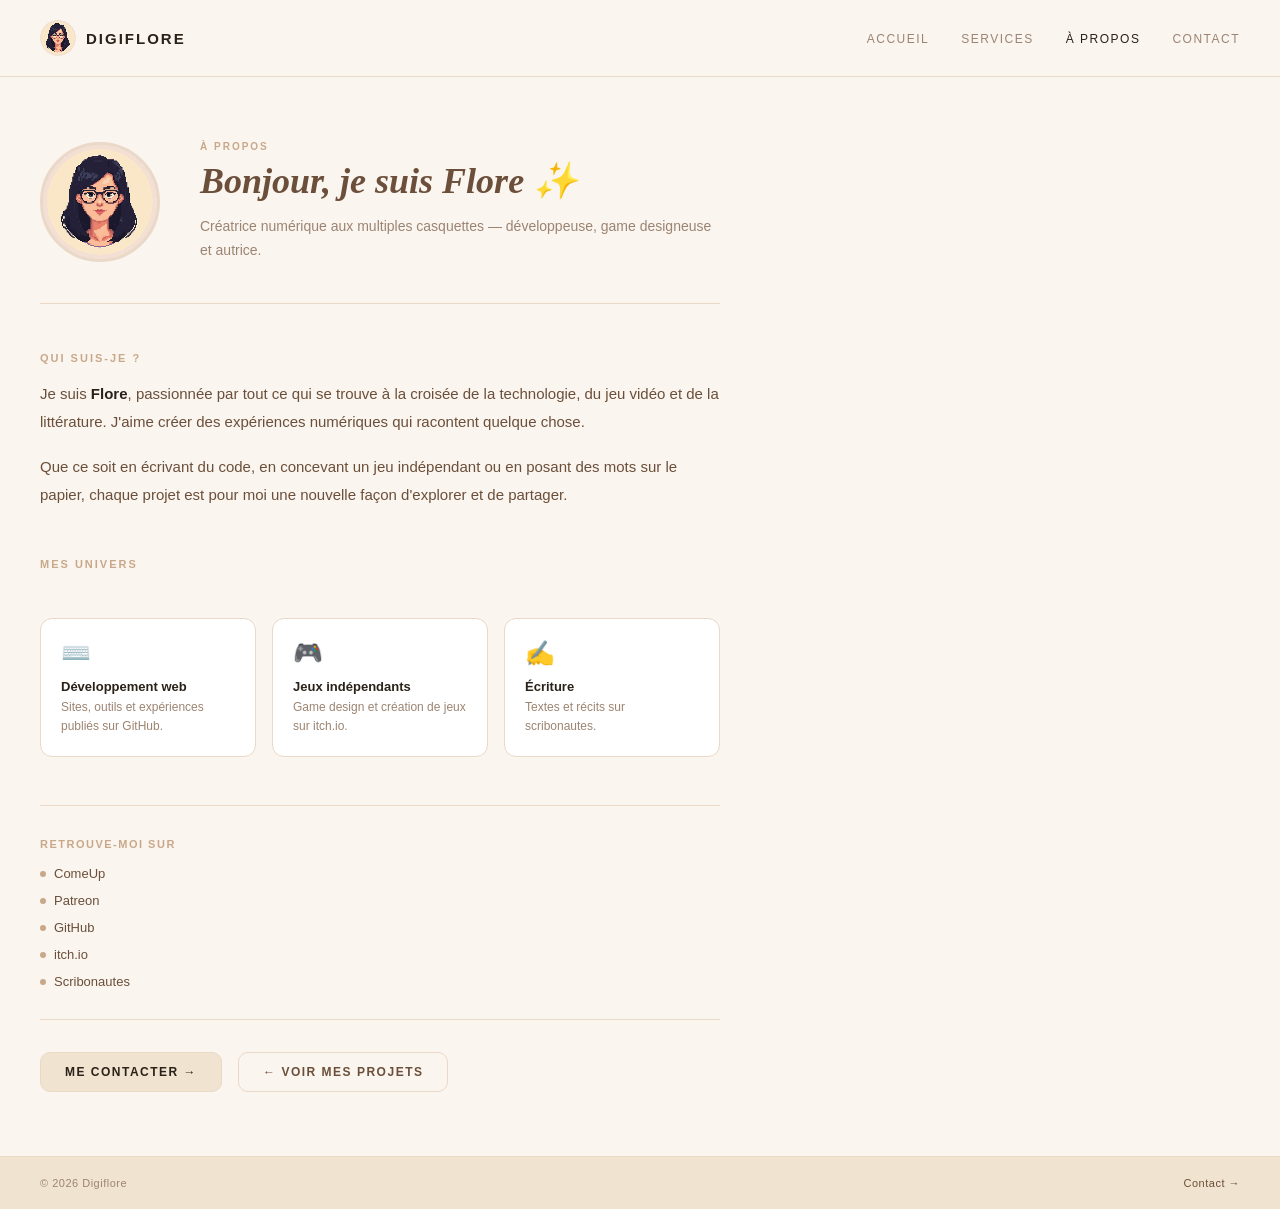
<file: pages/apropos.html>
<!DOCTYPE html>
<html lang="fr">

<head>
  <!-- Google tag (gtag.js) -->
  <script async src="https://www.googletagmanager.com/gtag/js?id=G-BXMVHFDKNB"></script>
  <script>
    window.dataLayer = window.dataLayer || [];
    function gtag() { dataLayer.push(arguments); }
    gtag('js', new Date());

    gtag('config', 'G-BXMVHFDKNB');
  </script>
  <meta charset="UTF-8" />
  <meta name="viewport" content="width=device-width, initial-scale=1.0" />
  <title>À propos — Digiflore</title>
  <!-- <meta name="description"
    content="À propos de Digiflore — créatrice numérique passionnée par le web, le game design et l'écriture." /> -->
  <meta name="description"
    content="À propos de Digiflore — créatrice numérique passionnée par le web et le game design." />
  <link rel="icon" href="../img/logo.png" type="image/png" />
  <link rel="preconnect" href="https://fonts.googleapis.com">
  <link rel="preconnect" href="https://fonts.gstatic.com" crossorigin>
  <link rel="preload" as="style"
    href="https://fonts.googleapis.com/css2?family=Space+Grotesk:wght@400;500;700&family=Lora:ital@1&display=swap">
  <style>
    *,
    *::before,
    *::after {
      box-sizing: border-box;
      margin: 0;
      padding: 0;
    }

    :root {
      --cream: #FAF5EF;
      --beige: #F0E3D0;
      --border: #EAD9C8;
      --accent: #C9A88A;
      --brown-dark: #2A2118;
      --brown-mid: #6B4F3A;
      --brown-muted: #9C8472;
      --footer-bg: #F0E3D0;
    }

    html {
      scroll-behavior: smooth;
    }

    body {
      font-family: 'Space Grotesk', sans-serif;
      font-weight: 400;
      background: var(--cream);
      color: var(--brown-dark);
      min-height: 100vh;
      display: flex;
      flex-direction: column;
    }

    /* ── NAV ── */
    nav {
      position: sticky;
      top: 0;
      z-index: 100;
      display: flex;
      justify-content: space-between;
      align-items: center;
      padding: 1.25rem 2.5rem;
      background: var(--cream);
      border-bottom: 1px solid var(--border);
    }

    .nav-logo {
      display: flex;
      align-items: center;
      gap: 10px;
      font-size: 15px;
      font-weight: 700;
      letter-spacing: 2px;
      text-transform: uppercase;
      color: var(--brown-dark);
      text-decoration: none;
    }

    .nav-logo img {
      width: 36px;
      height: 36px;
      border-radius: 50%;
      image-rendering: pixelated;
    }

    .nav-links {
      display: flex;
      gap: 2rem;
      list-style: none;
    }

    .nav-links a {
      font-size: 12px;
      font-weight: 500;
      letter-spacing: 1.5px;
      text-transform: uppercase;
      color: var(--brown-muted);
      text-decoration: none;
      transition: color 0.2s;
    }

    .nav-links a:hover,
    .nav-links a.active {
      color: var(--brown-dark);
    }

    /* ── MAIN ── */
    main {
      flex: 1;
      padding: 4rem 2.5rem;
      max-width: 760px;
    }

    /* ── EN-TÊTE ── */
    .page-header {
      margin-bottom: 3rem;
      display: grid;
      grid-template-columns: auto 1fr;
      gap: 2.5rem;
      align-items: center;
      padding-bottom: 2.5rem;
      border-bottom: 1px solid var(--border);
    }

    .avatar-wrap {
      width: 120px;
      height: 120px;
      border-radius: 50%;
      background: var(--beige);
      border: 3px solid var(--border);
      overflow: hidden;
      flex-shrink: 0;
    }

    .avatar-wrap img {
      width: 100%;
      height: 100%;
      object-fit: cover;
      image-rendering: pixelated;
    }

    .header-text .section-num {
      font-size: 10px;
      font-weight: 700;
      letter-spacing: 2px;
      text-transform: uppercase;
      color: var(--accent);
      display: block;
      margin-bottom: 0.5rem;
    }

    .header-text h1 {
      font-family: 'Lora', serif;
      font-style: italic;
      font-size: 36px;
      color: var(--brown-mid);
      margin-bottom: 0.75rem;
      line-height: 1.2;
    }

    .header-text p {
      font-size: 14px;
      line-height: 1.7;
      color: var(--brown-muted);
    }

    /* ── BIO ── */
    .bio-section {
      margin-bottom: 3rem;
    }

    .bio-section h2 {
      font-size: 11px;
      font-weight: 700;
      letter-spacing: 2px;
      text-transform: uppercase;
      color: var(--accent);
      margin-bottom: 1rem;
    }

    .bio-section p {
      font-size: 15px;
      line-height: 1.9;
      color: var(--brown-mid);
      margin-bottom: 1rem;
    }

    .bio-section p strong {
      color: var(--brown-dark);
      font-weight: 700;
    }

    .placeholder {
      font-size: 13px;
      font-style: italic;
      color: var(--accent);
      padding: 0.75rem 1rem;
      border-left: 2px solid var(--border);
      margin-top: 0.5rem;
    }

    /* ── COMPÉTENCES / CENTRES D'INTÉRÊT ── */
    .interests {
      display: grid;
      grid-template-columns: repeat(auto-fit, minmax(180px, 1fr));
      gap: 1rem;
      margin-bottom: 3rem;
    }

    .interest-card {
      background: #fff;
      border: 1px solid var(--border);
      border-radius: 12px;
      padding: 1.25rem;
    }

    .interest-icon {
      font-size: 24px;
      margin-bottom: 0.75rem;
      display: block;
    }

    .interest-card h3 {
      font-size: 13px;
      font-weight: 700;
      color: var(--brown-dark);
      margin-bottom: 4px;
    }

    .interest-card p {
      font-size: 12px;
      line-height: 1.6;
      color: var(--brown-muted);
    }

    /* ── CTA ── */
    .cta-wrap {
      padding-top: 2rem;
      border-top: 1px solid var(--border);
      display: flex;
      gap: 1rem;
      flex-wrap: wrap;
    }

    .btn {
      font-family: 'Space Grotesk', sans-serif;
      font-size: 12px;
      font-weight: 700;
      letter-spacing: 1.5px;
      text-transform: uppercase;
      padding: 0.75rem 1.5rem;
      border-radius: 10px;
      text-decoration: none;
      transition: transform 0.15s, border-color 0.2s;
    }

    .btn:hover {
      transform: translateY(-2px);
    }

    .btn-primary {
      background: var(--beige);
      color: var(--brown-dark);
      border: 1px solid var(--border);
    }

    .btn-primary:hover {
      border-color: var(--accent);
    }

    .btn-secondary {
      background: transparent;
      color: var(--brown-mid);
      border: 1px solid var(--border);
    }

    .btn-secondary:hover {
      border-color: var(--accent);
    }

    /* ── LIENS SOCIAUX ── */
    .social-links {
      margin-top: 2.5rem;
      padding-top: 2rem;
      border-top: 1px solid var(--border);
      display: flex;
      flex-direction: column;
      gap: 0.75rem;
    }

    .social-links p {
      font-size: 11px;
      font-weight: 700;
      letter-spacing: 1.5px;
      text-transform: uppercase;
      color: var(--accent);
      margin-bottom: 0.25rem;
    }

    .social-link {
      display: inline-flex;
      align-items: center;
      gap: 8px;
      font-size: 13px;
      color: var(--brown-mid);
      text-decoration: none;
      transition: color 0.2s;
    }

    .social-link:hover {
      color: var(--brown-dark);
    }

    .social-link .dot {
      width: 6px;
      height: 6px;
      border-radius: 50%;
      background: var(--accent);
      flex-shrink: 0;
    }

    /* ── FOOTER ── */
    footer {
      padding: 1.25rem 2.5rem;
      display: flex;
      justify-content: space-between;
      align-items: center;
      background: var(--footer-bg);
      border-top: 1px solid var(--border);
    }

    .footer-copy {
      font-size: 11px;
      color: var(--brown-muted);
      letter-spacing: 0.5px;
    }

    footer a {
      font-size: 11px;
      font-weight: 500;
      letter-spacing: 0.5px;
      color: var(--brown-mid);
      text-decoration: none;
    }

    footer a:hover {
      color: var(--brown-dark);
    }

    /* ── RESPONSIVE ── */
    @media (max-width: 640px) {
      nav {
        padding: 1rem 1.25rem;
      }

      .nav-links {
        gap: 1.25rem;
      }

      main {
        padding: 2rem 1.25rem;
      }

      .page-header {
        grid-template-columns: 1fr;
        gap: 1.5rem;
      }

      .avatar-wrap {
        width: 90px;
        height: 90px;
      }

      .header-text h1 {
        font-size: 28px;
      }

      footer {
        flex-direction: column;
        gap: 0.5rem;
        text-align: center;
      }
    }
  </style>
</head>

<body>

  <!-- NAV -->
  <nav>
    <a href="../index.html" class="nav-logo">
      <img src="../img/logo.png" loading="lazy" alt="Logo Digiflore" />
      Digiflore
    </a>
    <ul class="nav-links">
      <li><a href="../index.html">Accueil</a></li>
      <li><a href="./services.html">Services</a></li>
      <li><a href="./apropos.html" class="active">À propos</a></li>
      <li><a href="./contact.html">Contact</a></li>
    </ul>
  </nav>

  <!-- MAIN -->
  <main>

    <!-- EN-TÊTE -->
    <div class="page-header">
      <div class="avatar-wrap">
        <img src="../img/logo.png" loading="lazy" alt="Avatar pixel art de Flore" />
      </div>
      <div class="header-text">
        <span class="section-num">À propos</span>
        <h1>Bonjour, je suis Flore ✨</h1>
        <p>Créatrice numérique aux multiples casquettes — développeuse, game designeuse et autrice.</p>
      </div>
    </div>

    <!-- BIO -->
    <div class="bio-section">
      <h2>Qui suis-je ?</h2>
      <p>
        Je suis <strong>Flore</strong>, passionnée par tout ce qui se trouve à la croisée de la technologie, du jeu
        vidéo et de la littérature. J'aime créer des expériences numériques qui racontent quelque chose.
      </p>
      <p>
        Que ce soit en écrivant du code, en concevant un jeu indépendant ou en posant des mots sur le papier, chaque
        projet est pour moi une nouvelle façon d'explorer et de partager.
      </p>
    </div>

    <!-- CENTRES D'INTÉRÊT -->
    <div class="bio-section">
      <h2>Mes univers</h2>
    </div>
    <div class="interests">
      <div class="interest-card">
        <span class="interest-icon">⌨️</span>
        <h3>Développement web</h3>
        <p>Sites, outils et expériences publiés sur GitHub.</p>
      </div>
      <div class="interest-card">
        <span class="interest-icon">🎮</span>
        <h3>Jeux indépendants</h3>
        <p>Game design et création de jeux sur itch.io.</p>
      </div>
      <div class="interest-card">
        <span class="interest-icon">✍️</span>
        <h3>Écriture</h3>
        <p>Textes et récits sur scribonautes.</p>
      </div>
    </div>
    <!-- Liens alternatifs -->
    <div class="social-links">
      <p>Retrouve-moi sur</p><a class="social-link" href="https://comeup.com/fr/@digiflore" target="_blank"
        rel="noopener">
        <span class="dot"></span>ComeUp
      </a>
      <a class="social-link" href="https://www.patreon.com/cw/Digiflore" target="_blank" rel="noopener">
        <span class="dot"></span>Patreon
      </a>
      <a class="social-link" href="https://github.com/digiflore" target="_blank" rel="noopener">
        <span class="dot"></span>GitHub
      </a>
      <a class="social-link" href="https://digiflore.itch.io/" target="_blank" rel="noopener">
        <span class="dot"></span>itch.io
      </a>
      <a class="social-link" href="https://scribonautes.fr/users/profile/laplumedeflore/#works" target="_blank"
        rel="noopener">
        <span class="dot"></span>Scribonautes
      </a>
      <br>
    </div>

    <!-- CTA -->
    <div class="cta-wrap">
      <a href="./contact.html" class="btn btn-primary">Me contacter →</a>
      <a href="../index.html" class="btn btn-secondary">← Voir mes projets</a>
    </div>

  </main>

  <!-- FOOTER -->
  <footer>
    <span class="footer-copy">© 2026 Digiflore</span>
    <a href="./contact.html">Contact →</a>
  </footer>

</body>

</html>
</file>
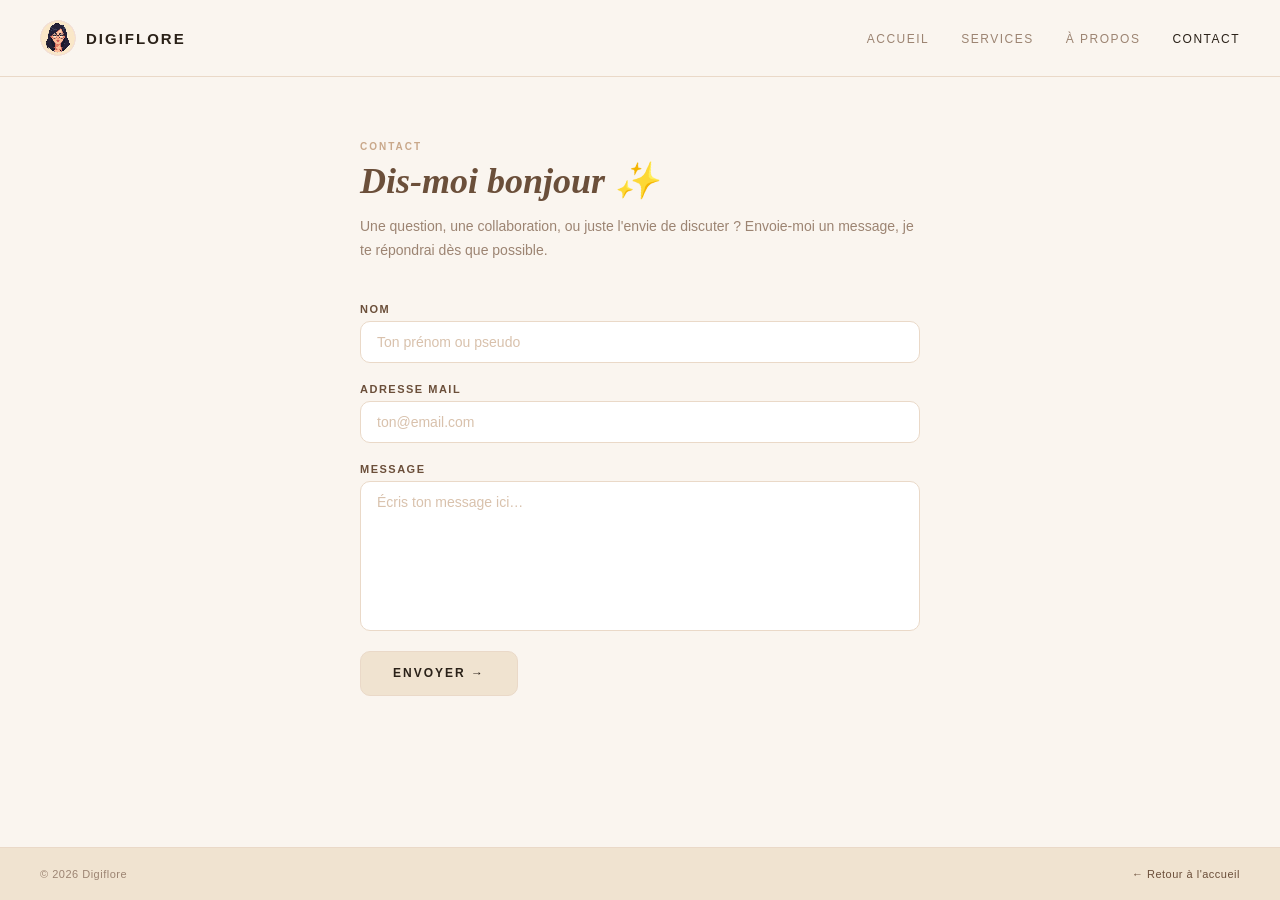
<file: pages/contact.html>
<!DOCTYPE html>
<html lang="fr">

<head>
  <!-- Google tag (gtag.js) -->
  <script async src="https://www.googletagmanager.com/gtag/js?id=G-BXMVHFDKNB"></script>
  <script>
    window.dataLayer = window.dataLayer || [];
    function gtag() { dataLayer.push(arguments); }
    gtag('js', new Date());

    gtag('config', 'G-BXMVHFDKNB');
  </script>
  <meta charset="UTF-8" />
  <meta name="viewport" content="width=device-width, initial-scale=1.0" />
  <title>Contact — Digiflore</title>
  <meta name="description" content="Contacter Digiflore — créatrice numérique." />
  <link rel="icon" href="../img/logo.png" type="image/png" />
  <link rel="preconnect" href="https://fonts.googleapis.com">
  <link rel="preconnect" href="https://fonts.gstatic.com" crossorigin>
  <link rel="preload" as="style"
    href="https://fonts.googleapis.com/css2?family=Space+Grotesk:wght@400;500;700&family=Lora:ital@1&display=swap">
  <style>
    *,
    *::before,
    *::after {
      box-sizing: border-box;
      margin: 0;
      padding: 0;
    }

    :root {
      --cream: #FAF5EF;
      --beige: #F0E3D0;
      --border: #EAD9C8;
      --accent: #C9A88A;
      --brown-dark: #2A2118;
      --brown-mid: #6B4F3A;
      --brown-muted: #9C8472;
      --footer-bg: #F0E3D0;
    }

    html {
      scroll-behavior: smooth;
    }

    body {
      font-family: 'Space Grotesk', sans-serif;
      font-weight: 400;
      background: var(--cream);
      color: var(--brown-dark);
      min-height: 100vh;
      display: flex;
      flex-direction: column;
    }

    /* ── NAV ── */
    nav {
      position: sticky;
      top: 0;
      z-index: 100;
      display: flex;
      justify-content: space-between;
      align-items: center;
      padding: 1.25rem 2.5rem;
      background: var(--cream);
      border-bottom: 1px solid var(--border);
    }

    .nav-logo {
      display: flex;
      align-items: center;
      gap: 10px;
      font-size: 15px;
      font-weight: 700;
      letter-spacing: 2px;
      text-transform: uppercase;
      color: var(--brown-dark);
      text-decoration: none;
    }

    .nav-logo img {
      width: 36px;
      height: 36px;
      border-radius: 50%;
      image-rendering: pixelated;
    }

    .nav-links {
      display: flex;
      gap: 2rem;
      list-style: none;
    }

    .nav-links a {
      font-size: 12px;
      font-weight: 500;
      letter-spacing: 1.5px;
      text-transform: uppercase;
      color: var(--brown-muted);
      text-decoration: none;
      transition: color 0.2s;
    }

    .nav-links a:hover,
    .nav-links a.active {
      color: var(--brown-dark);
    }

    /* ── MAIN ── */
    main {
      flex: 1;
      display: flex;
      align-items: flex-start;
      justify-content: center;
      padding: 4rem 2.5rem;
    }

    .contact-wrap {
      width: 100%;
      max-width: 560px;
    }

    .contact-header {
      margin-bottom: 2.5rem;
    }

    .contact-header .section-num {
      font-size: 10px;
      font-weight: 700;
      letter-spacing: 2px;
      text-transform: uppercase;
      color: var(--accent);
      display: block;
      margin-bottom: 0.5rem;
    }

    .contact-header h1 {
      font-family: 'Lora', serif;
      font-style: italic;
      font-size: 36px;
      color: var(--brown-mid);
      margin-bottom: 0.75rem;
      line-height: 1.2;
    }

    .contact-header p {
      font-size: 14px;
      line-height: 1.7;
      color: var(--brown-muted);
    }

    /* ── FORM ── */
    .contact-form {
      display: flex;
      flex-direction: column;
      gap: 1.25rem;
    }

    .form-group {
      display: flex;
      flex-direction: column;
      gap: 6px;
    }

    .form-group label {
      font-size: 11px;
      font-weight: 700;
      letter-spacing: 1.5px;
      text-transform: uppercase;
      color: var(--brown-mid);
    }

    .form-group input,
    .form-group textarea {
      font-family: 'Space Grotesk', sans-serif;
      font-size: 14px;
      color: var(--brown-dark);
      background: #fff;
      border: 1px solid var(--border);
      border-radius: 10px;
      padding: 0.75rem 1rem;
      width: 100%;
      outline: none;
      transition: border-color 0.2s, box-shadow 0.2s;
      resize: none;
    }

    .form-group input::placeholder,
    .form-group textarea::placeholder {
      color: var(--accent);
      opacity: 0.7;
    }

    .form-group input:focus,
    .form-group textarea:focus {
      border-color: var(--accent);
      box-shadow: 0 0 0 3px rgba(201, 168, 138, 0.15);
    }

    .form-group textarea {
      min-height: 150px;
    }

    .btn-submit {
      font-family: 'Space Grotesk', sans-serif;
      font-size: 12px;
      font-weight: 700;
      letter-spacing: 2px;
      text-transform: uppercase;
      color: var(--brown-dark);
      background: var(--beige);
      border: 1px solid var(--border);
      border-radius: 10px;
      padding: 0.9rem 2rem;
      cursor: pointer;
      transition: background 0.2s, border-color 0.2s, transform 0.15s;
      align-self: flex-start;
    }

    .btn-submit:hover {
      background: var(--border);
      border-color: var(--accent);
      transform: translateY(-2px);
    }

    .btn-submit:active {
      transform: translateY(0);
    }

    /* ── FOOTER ── */
    footer {
      padding: 1.25rem 2.5rem;
      display: flex;
      justify-content: space-between;
      align-items: center;
      background: var(--footer-bg);
      border-top: 1px solid var(--border);
    }

    .footer-copy {
      font-size: 11px;
      color: var(--brown-muted);
      letter-spacing: 0.5px;
    }

    footer a {
      font-size: 11px;
      font-weight: 500;
      letter-spacing: 0.5px;
      color: var(--brown-mid);
      text-decoration: none;
    }

    footer a:hover {
      color: var(--brown-dark);
    }

    /* ── RESPONSIVE ── */
    @media (max-width: 640px) {
      nav {
        padding: 1rem 1.25rem;
      }

      .nav-links {
        gap: 1.25rem;
      }

      main {
        padding: 2.5rem 1.25rem;
      }

      .btn-submit {
        align-self: stretch;
        text-align: center;
      }

      .success-message {
        display: none;
        margin-top: 15px;
        padding: 12px;
        background: #e6ffed;
        color: #1a7f37;
        border: 1px solid #1a7f37;
        border-radius: 8px;
      }

      footer {
        flex-direction: column;
        gap: 0.5rem;
        text-align: center;
      }
    }
  </style>
</head>

<body>

  <!-- NAV -->
  <nav>
    <a href="../index.html" class="nav-logo">
      <img src="../img/logo.png" loading="lazy" alt="Logo Digiflore" />
      Digiflore
    </a>
    <ul class="nav-links">
      <li><a href="../index.html">Accueil</a></li>
      <li><a href="./services.html">Services</a></li>
      <li><a href="./apropos.html">À propos</a></li>
      <li><a href="./contact.html" class="active">Contact</a></li>
    </ul>
  </nav>

  <!-- MAIN -->
  <main>
    <div class="contact-wrap">

      <div class="contact-header">
        <span class="section-num">Contact</span>
        <h1>Dis-moi bonjour ✨</h1>
        <p>Une question, une collaboration, ou juste l'envie de discuter ? Envoie-moi un message, je te répondrai dès
          que possible.</p>
      </div>

      <form class="contact-form" id="contact-form" action="#" method="POST">

        <div class="form-group">
          <label for="name">Nom</label>
          <input type="text" id="name" name="name" placeholder="Ton prénom ou pseudo" required />
        </div>

        <div class="form-group">
          <label for="email">Adresse mail</label>
          <input type="email" id="email" name="email" placeholder="ton@email.com" required />
        </div>

        <div class="form-group">
          <label for="message">Message</label>
          <textarea id="message" name="message" placeholder="Écris ton message ici…" required></textarea>
        </div>

        <button type="submit" class="btn-submit">Envoyer →</button>


      </form>
      <div id="success-message" class="success-message"></div>
    </div>
  </main>

  <!-- FOOTER -->
  <footer>
    <span class="footer-copy">© 2026 Digiflore</span>
    <a href="../index.html">← Retour à l'accueil</a>
  </footer>
  <script>

    const SCRIPT_URL = "https://script.google.com/macros/s/AKfycbyWo7IpCwC4iFWpF3VNdk06eFi-ncjYUhINA3RjvtRSHUefAot4X3NbPzge7lBrNNo/exec";

    document.getElementById("contact-form").addEventListener("submit", async function (e) {
      e.preventDefault();

      const msg = document.getElementById("success-message");

      msg.style.display = "block";
      msg.style.color = "#333";
      msg.textContent = "Envoi en cours...";

      const data = {
        nom: document.getElementById("name").value,
        email: document.getElementById("email").value,
        message: document.getElementById("message").value
      };

      try {
        const res = await fetch(SCRIPT_URL, {
          method: "POST",
          mode: "no-cors",  // ← ajout
          body: JSON.stringify({
            nom: document.getElementById("name").value,
            email: document.getElementById("email").value,
            message: document.getElementById("message").value
          })
        });

        console.log("Statut :", res.status);
        const text = await res.text();
        console.log("Réponse :", text);
        // 🔥 afficher message
        msg.style.display = "block";
        msg.textContent = "Message envoyé 👍";

        // reset form
        this.reset();

        // cacher après 4s
        setTimeout(() => {
          msg.style.display = "none";
        }, 4000);


      } catch (err) {
        console.error(err);
        msg.style.display = "block";
        msg.style.color = "red";
        msg.textContent = "Erreur d'envoi ❌";
        console.error(err);
      }

    });

  </script>
</body>

</html>
</file>
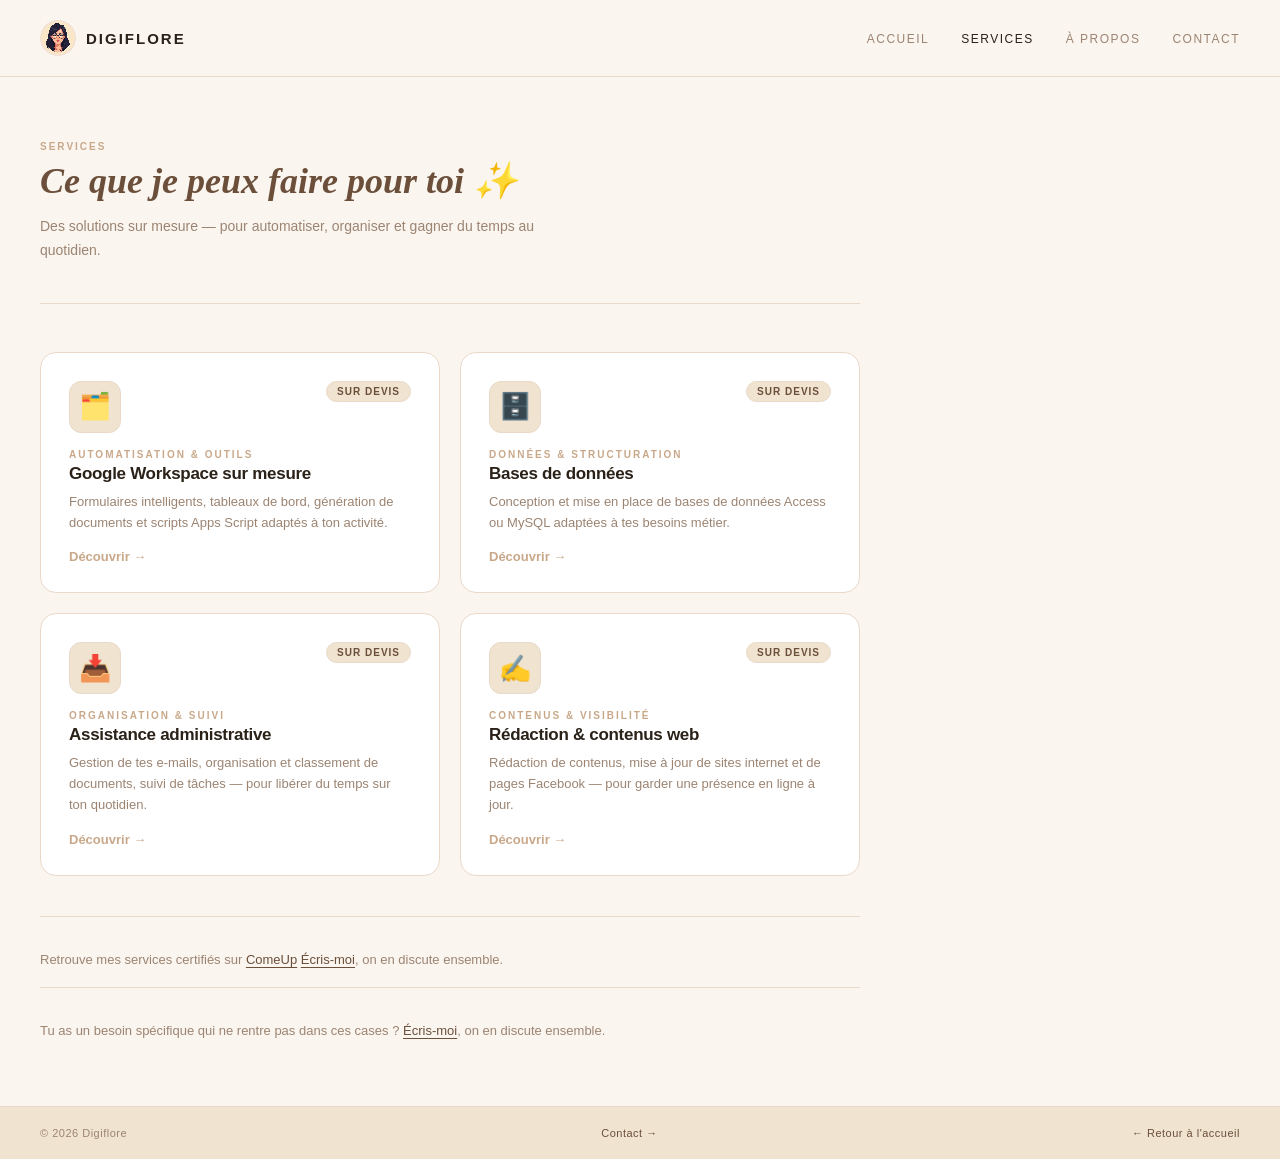
<file: pages/services.html>
<!DOCTYPE html>
<html lang="fr">

<head>
  <script async src="https://www.googletagmanager.com/gtag/js?id=G-BXMVHFDKNB"></script>
  <script>
    window.dataLayer = window.dataLayer || [];
    function gtag() { dataLayer.push(arguments); }
    gtag('js', new Date());
    gtag('config', 'G-BXMVHFDKNB');
  </script>
  <meta charset="UTF-8" />
  <meta name="viewport" content="width=device-width, initial-scale=1.0" />
  <title>Services — Digiflore</title>
  <meta name="description"
    content="Services proposés par Digiflore — Google Workspace, bases de données, automatisations et génération de documents." />
  <link rel="icon" href="../img/logo.png" type="image/png" />
  <link rel="preconnect" href="https://fonts.googleapis.com">
  <link rel="preconnect" href="https://fonts.gstatic.com" crossorigin>
  <link rel="preload" as="style"
    href="https://fonts.googleapis.com/css2?family=Space+Grotesk:wght@400;500;700&family=Lora:ital@1&display=swap">
  <style>
    *,
    *::before,
    *::after {
      box-sizing: border-box;
      margin: 0;
      padding: 0;
    }

    :root {
      --cream: #FAF5EF;
      --beige: #F0E3D0;
      --border: #EAD9C8;
      --accent: #C9A88A;
      --brown-dark: #2A2118;
      --brown-mid: #6B4F3A;
      --brown-muted: #9C8472;
      --footer-bg: #F0E3D0;
    }

    html {
      scroll-behavior: smooth;
    }

    body {
      font-family: 'Space Grotesk', sans-serif;
      font-weight: 400;
      background: var(--cream);
      color: var(--brown-dark);
      min-height: 100vh;
      display: flex;
      flex-direction: column;
    }

    nav {
      position: sticky;
      top: 0;
      z-index: 100;
      display: flex;
      justify-content: space-between;
      align-items: center;
      padding: 1.25rem 2.5rem;
      background: var(--cream);
      border-bottom: 1px solid var(--border);
    }

    .nav-logo {
      display: flex;
      align-items: center;
      gap: 10px;
      font-size: 15px;
      font-weight: 700;
      letter-spacing: 2px;
      text-transform: uppercase;
      color: var(--brown-dark);
      text-decoration: none;
    }

    .nav-logo img {
      width: 36px;
      height: 36px;
      border-radius: 50%;
      image-rendering: pixelated;
    }

    .nav-links {
      display: flex;
      gap: 2rem;
      list-style: none;
    }

    .nav-links a {
      font-size: 12px;
      font-weight: 500;
      letter-spacing: 1.5px;
      text-transform: uppercase;
      color: var(--brown-muted);
      text-decoration: none;
      transition: color 0.2s;
    }

    .nav-links a:hover,
    .nav-links a.active {
      color: var(--brown-dark);
    }

    main {
      flex: 1;
      padding: 4rem 2.5rem;
      max-width: 900px;
    }

    .page-header {
      margin-bottom: 3rem;
      padding-bottom: 2.5rem;
      border-bottom: 1px solid var(--border);
    }

    .page-header .section-num {
      font-size: 10px;
      font-weight: 700;
      letter-spacing: 2px;
      text-transform: uppercase;
      color: var(--accent);
      display: block;
      margin-bottom: 0.5rem;
    }

    .page-header h1 {
      font-family: 'Lora', serif;
      font-style: italic;
      font-size: 36px;
      color: var(--brown-mid);
      margin-bottom: 0.75rem;
      line-height: 1.2;
    }

    .page-header p {
      font-size: 14px;
      line-height: 1.7;
      color: var(--brown-muted);
      max-width: 520px;
    }

    .services-grid {
      display: grid;
      grid-template-columns: repeat(2, 1fr);
      gap: 1.25rem;
      margin-bottom: 2.5rem;
    }

    .service-card {
      background: #fff;
      border: 1px solid var(--border);
      border-radius: 16px;
      padding: 1.75rem;
      text-decoration: none;
      color: inherit;
      display: flex;
      flex-direction: column;
      gap: 1rem;
      transition: box-shadow 0.2s, transform 0.2s, border-color 0.2s;
    }

    .service-card:not(.coming-soon):hover {
      box-shadow: 0 8px 32px rgba(0, 0, 0, 0.07);
      transform: translateY(-3px);
      border-color: var(--accent);
    }

    .service-card.coming-soon {
      opacity: 0.45;
      cursor: default;
      pointer-events: none;
    }

    .card-top {
      display: flex;
      align-items: flex-start;
      justify-content: space-between;
    }

    .service-icon {
      width: 52px;
      height: 52px;
      border-radius: 12px;
      background: var(--beige);
      border: 1px solid var(--border);
      display: flex;
      align-items: center;
      justify-content: center;
      font-size: 26px;
      flex-shrink: 0;
    }

    .service-badge {
      font-size: 10px;
      font-weight: 700;
      letter-spacing: 1px;
      text-transform: uppercase;
      padding: 4px 10px;
      border-radius: 20px;
      background: var(--beige);
      color: var(--brown-mid);
      border: 1px solid var(--border);
      white-space: nowrap;
    }

    .service-badge.soon {
      background: transparent;
      color: var(--brown-muted);
      border-color: var(--border);
    }

    .card-label {
      font-size: 10px;
      font-weight: 700;
      letter-spacing: 2px;
      text-transform: uppercase;
      color: var(--accent);
      margin-bottom: 4px;
    }

    .card-name {
      font-size: 17px;
      font-weight: 700;
      color: var(--brown-dark);
      letter-spacing: -0.3px;
      margin-bottom: 0.5rem;
    }

    .card-desc {
      font-size: 13px;
      line-height: 1.6;
      color: var(--brown-muted);
    }

    .card-arrow {
      font-size: 13px;
      font-weight: 700;
      color: var(--accent);
      margin-top: auto;
    }

    .page-note {
      margin-top: 1rem;
      padding-top: 2rem;
      border-top: 1px solid var(--border);
      font-size: 13px;
      line-height: 1.7;
      color: var(--brown-muted);
    }

    .page-note a {
      color: var(--brown-mid);
      font-weight: 500;
      text-decoration: underline;
      text-underline-offset: 3px;
    }

    footer {
      padding: 1.25rem 2.5rem;
      display: flex;
      justify-content: space-between;
      align-items: center;
      background: var(--footer-bg);
      border-top: 1px solid var(--border);
    }

    .footer-copy {
      font-size: 11px;
      color: var(--brown-muted);
      letter-spacing: 0.5px;
    }

    footer a {
      font-size: 11px;
      font-weight: 500;
      letter-spacing: 0.5px;
      color: var(--brown-mid);
      text-decoration: none;
    }

    footer a:hover {
      color: var(--brown-dark);
    }

    @media (max-width: 640px) {
      nav {
        padding: 1rem 1.25rem;
      }

      .nav-links {
        gap: 1.25rem;
      }

      main {
        padding: 2rem 1.25rem;
      }

      .services-grid {
        grid-template-columns: 1fr;
      }

      footer {
        flex-direction: column;
        gap: 0.5rem;
        text-align: center;
      }
    }
  </style>
</head>

<body>

  <nav>
    <a href="../index.html" class="nav-logo">
      <img src="../img/logo.png" loading="lazy" alt="Logo Digiflore" />
      Digiflore
    </a>
    <ul class="nav-links">
      <li><a href="../index.html">Accueil</a></li>
      <li><a href="./services.html" class="active">Services</a></li>
      <li><a href="./apropos.html">À propos</a></li>
      <li><a href="./contact.html">Contact</a></li>
    </ul>
  </nav>

  <main>

    <div class="page-header">
      <span class="section-num">Services</span>
      <h1>Ce que je peux faire pour toi ✨</h1>
      <p>Des solutions sur mesure — pour automatiser, organiser et gagner du temps au quotidien.</p>
    </div>

    <div class="services-grid">

      <a href="./services/workspace.html" class="service-card">
        <div class="card-top">
          <div class="service-icon">🗂️</div>
          <span class="service-badge">Sur devis</span>
        </div>
        <div>
          <p class="card-label">Automatisation & outils</p>
          <p class="card-name">Google Workspace sur mesure</p>
          <p class="card-desc">Formulaires intelligents, tableaux de bord, génération de documents et scripts Apps
            Script adaptés à ton activité.</p>
        </div>
        <p class="card-arrow">Découvrir →</p>
      </a>

      <a href="./services/bases-de-donnees.html" class="service-card">
        <div class="card-top">
          <div class="service-icon">🗄️</div>
          <span class="service-badge">Sur devis</span>
        </div>
        <div>
          <p class="card-label">Données & structuration</p>
          <p class="card-name">Bases de données</p>
          <p class="card-desc">Conception et mise en place de bases de données Access ou MySQL adaptées à tes besoins
            métier.</p>
        </div>
        <p class="card-arrow">Découvrir →</p>
      </a>

      <a href="./services/administratif.html" class="service-card">
        <div class="card-top">
          <div class="service-icon">📥</div>
          <span class="service-badge">Sur devis</span>
        </div>
        <div>
          <p class="card-label">Organisation & suivi</p>
          <p class="card-name">Assistance administrative</p>
          <p class="card-desc">Gestion de tes e-mails, organisation et classement de documents, suivi de tâches — pour
            libérer
            du temps sur ton quotidien.</p>
        </div>
        <p class="card-arrow">Découvrir →</p>
      </a>

      <a href="./services/redaction-web.html" class="service-card">
        <div class="card-top">
          <div class="service-icon">✍️</div>
          <span class="service-badge">Sur devis</span>
        </div>
        <div>
          <p class="card-label">Contenus & visibilité</p>
          <p class="card-name">Rédaction & contenus web</p>
          <p class="card-desc">Rédaction de contenus, mise à jour de sites internet et de pages Facebook — pour garder
            une
            présence en ligne à jour.</p>
        </div>
        <p class="card-arrow">Découvrir →</p>
      </a>

    </div>
    <p class="page-note">
      Retrouve mes services certifiés sur <a href="https://comeup.com/fr/@digiflore">ComeUp</a>
      <a href="./contact.html">Écris-moi</a>, on en discute ensemble.
    </p>

    <p class="page-note">
      Tu as un besoin spécifique qui ne rentre pas dans ces cases ?
      <a href="./contact.html">Écris-moi</a>, on en discute ensemble.
    </p>

  </main>

  <footer>
    <span class="footer-copy">© 2026 Digiflore</span>
    <a href="./contact.html">Contact →</a>
    <a href="../index.html">← Retour à l'accueil</a>
  </footer>

</body>

</html>
</file>
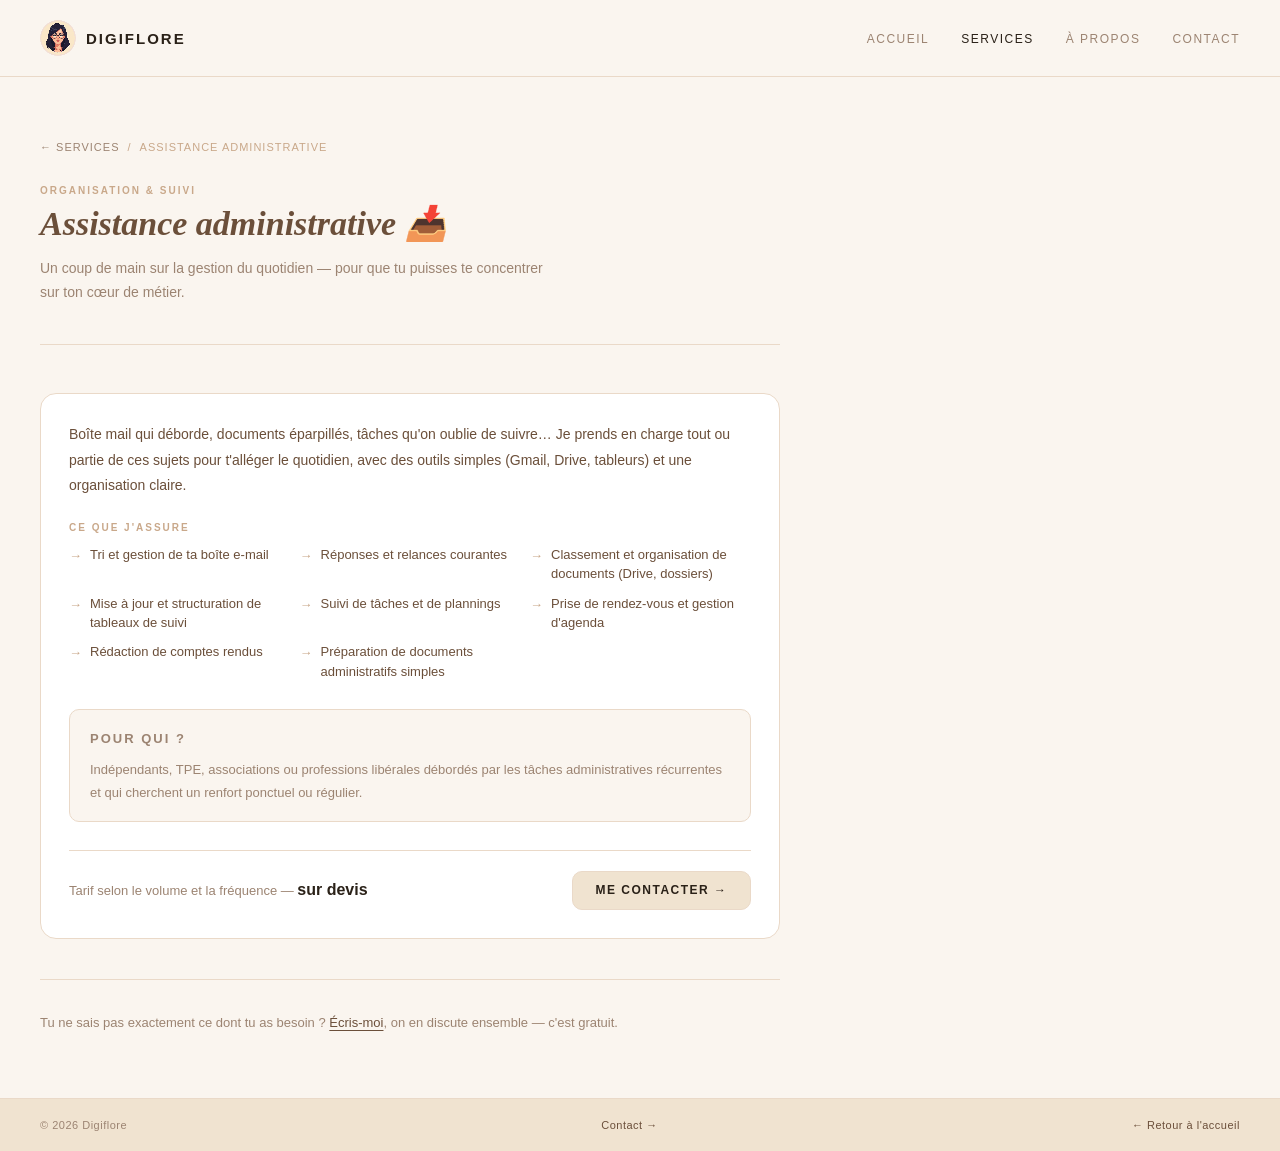
<file: pages/services/administratif.html>
<!DOCTYPE html>
<html lang="fr">

<head>
  <script async src="https://www.googletagmanager.com/gtag/js?id=G-BXMVHFDKNB"></script>
  <script>
    window.dataLayer = window.dataLayer || [];
    function gtag() { dataLayer.push(arguments); }
    gtag('js', new Date());
    gtag('config', 'G-BXMVHFDKNB');
  </script>
  <meta charset="UTF-8" />
  <meta name="viewport" content="width=device-width, initial-scale=1.0" />
  <title>Assistance administrative — Digiflore</title>
  <meta name="description" content="Assistance administrative sur mesure — gestion des e-mails, organisation de documents et suivi de tâches pour libérer du temps au quotidien." />
  <link rel="icon" href="../../img/logo.png" type="image/png" />
  <link rel="preconnect" href="https://fonts.googleapis.com">
  <link rel="preconnect" href="https://fonts.gstatic.com" crossorigin>
  <link rel="preload" as="style" href="https://fonts.googleapis.com/css2?family=Space+Grotesk:wght@400;500;700&family=Lora:ital@1&display=swap">
  <style>
    *, *::before, *::after { box-sizing: border-box; margin: 0; padding: 0; }

    :root {
      --cream: #FAF5EF;
      --beige: #F0E3D0;
      --border: #EAD9C8;
      --accent: #C9A88A;
      --brown-dark: #2A2118;
      --brown-mid: #6B4F3A;
      --brown-muted: #9C8472;
      --footer-bg: #F0E3D0;
    }

    html { scroll-behavior: smooth; }

    body {
      font-family: 'Space Grotesk', sans-serif;
      background: var(--cream);
      color: var(--brown-dark);
      min-height: 100vh;
      display: flex;
      flex-direction: column;
    }

    nav {
      position: sticky; top: 0; z-index: 100;
      display: flex; justify-content: space-between; align-items: center;
      padding: 1.25rem 2.5rem;
      background: var(--cream);
      border-bottom: 1px solid var(--border);
    }
    .nav-logo {
      display: flex; align-items: center; gap: 10px;
      font-size: 15px; font-weight: 700; letter-spacing: 2px;
      text-transform: uppercase; color: var(--brown-dark); text-decoration: none;
    }
    .nav-logo img { width: 36px; height: 36px; border-radius: 50%; image-rendering: pixelated; }
    .nav-links { display: flex; gap: 2rem; list-style: none; }
    .nav-links a {
      font-size: 12px; font-weight: 500; letter-spacing: 1.5px;
      text-transform: uppercase; color: var(--brown-muted); text-decoration: none; transition: color 0.2s;
    }
    .nav-links a:hover, .nav-links a.active { color: var(--brown-dark); }

    main { flex: 1; padding: 4rem 2.5rem; max-width: 820px; }

    .breadcrumb {
      display: flex; align-items: center; gap: 0.5rem;
      font-size: 11px; font-weight: 500; letter-spacing: 1px;
      text-transform: uppercase; color: var(--brown-muted);
      margin-bottom: 2rem;
    }
    .breadcrumb a { color: var(--brown-muted); text-decoration: none; }
    .breadcrumb a:hover { color: var(--brown-dark); }
    .breadcrumb span { color: var(--accent); }

    .page-header {
      margin-bottom: 3rem;
      padding-bottom: 2.5rem;
      border-bottom: 1px solid var(--border);
    }
    .page-header .section-num {
      font-size: 10px; font-weight: 700; letter-spacing: 2px;
      text-transform: uppercase; color: var(--accent); display: block; margin-bottom: 0.5rem;
    }
    .page-header h1 {
      font-family: 'Lora', serif; font-style: italic;
      font-size: 34px; color: var(--brown-mid); margin-bottom: 0.75rem; line-height: 1.2;
    }
    .page-header p {
      font-size: 14px; line-height: 1.7; color: var(--brown-muted); max-width: 520px;
    }

    .service-card {
      background: #fff;
      border: 1px solid var(--border);
      border-radius: 16px;
      overflow: hidden;
      margin-bottom: 1.5rem;
    }
    .service-card-body { padding: 1.75rem; }

    .service-desc {
      font-size: 14px; line-height: 1.8; color: var(--brown-mid); margin-bottom: 1.5rem;
    }

    .prestations-title {
      font-size: 10px; font-weight: 700; letter-spacing: 2px;
      text-transform: uppercase; color: var(--accent); margin-bottom: 0.75rem;
    }
    .prestations {
      display: grid;
      grid-template-columns: repeat(auto-fit, minmax(220px, 1fr));
      gap: 0.6rem;
      margin-bottom: 1.75rem;
    }
    .prestation-item {
      display: flex; align-items: flex-start; gap: 8px;
      font-size: 13px; line-height: 1.5; color: var(--brown-mid);
    }
    .prestation-item::before {
      content: "→"; color: var(--accent); font-weight: 700; flex-shrink: 0; margin-top: 1px;
    }

    .for-who {
      background: var(--cream);
      border: 1px solid var(--border);
      border-radius: 10px;
      padding: 1.1rem 1.25rem;
      margin-bottom: 1.75rem;
    }
    .for-who-title {
      font-size: 10px; font-weight: 700; letter-spacing: 2px;
      text-transform: uppercase; color: var(--accent); margin-bottom: 0.6rem;
    }
    .for-who p {
      font-size: 13px; line-height: 1.7; color: var(--brown-muted);
    }

    .service-card-footer {
      display: flex; align-items: center; justify-content: space-between;
      padding-top: 1.25rem;
      border-top: 1px solid var(--border);
      flex-wrap: wrap; gap: 1rem;
    }
    .service-price { font-size: 13px; color: var(--brown-muted); }
    .service-price strong { font-size: 16px; font-weight: 700; color: var(--brown-dark); }

    .btn {
      font-family: 'Space Grotesk', sans-serif;
      font-size: 12px; font-weight: 700; letter-spacing: 1.5px;
      text-transform: uppercase; padding: 0.7rem 1.4rem;
      border-radius: 10px; text-decoration: none;
      border: 1px solid var(--border);
      transition: transform 0.15s, border-color 0.2s;
    }
    .btn:hover { transform: translateY(-2px); border-color: var(--accent); }
    .btn-primary { background: var(--beige); color: var(--brown-dark); }

    .page-note {
      margin-top: 2.5rem; padding-top: 2rem;
      border-top: 1px solid var(--border);
      font-size: 13px; line-height: 1.7; color: var(--brown-muted);
    }
    .page-note a {
      color: var(--brown-mid); font-weight: 500;
      text-decoration: underline; text-underline-offset: 3px;
    }

    footer {
      padding: 1.25rem 2.5rem;
      display: flex; justify-content: space-between; align-items: center;
      background: var(--footer-bg); border-top: 1px solid var(--border);
    }
    .footer-copy { font-size: 11px; color: var(--brown-muted); letter-spacing: 0.5px; }
    footer a { font-size: 11px; font-weight: 500; letter-spacing: 0.5px; color: var(--brown-mid); text-decoration: none; }
    footer a:hover { color: var(--brown-dark); }

    @media (max-width: 640px) {
      nav { padding: 1rem 1.25rem; }
      .nav-links { gap: 1.25rem; }
      main { padding: 2rem 1.25rem; }
      .service-card-footer { flex-direction: column; align-items: flex-start; }
      footer { flex-direction: column; gap: 0.5rem; text-align: center; }
    }
  </style>
</head>

<body>

  <nav>
    <a href="../../index.html" class="nav-logo">
      <img src="../../img/logo.png" loading="lazy" alt="Logo Digiflore" />
      Digiflore
    </a>
    <ul class="nav-links">
      <li><a href="../../index.html">Accueil</a></li>
      <li><a href="../services.html" class="active">Services</a></li>
      <li><a href="../apropos.html">À propos</a></li>
      <li><a href="../contact.html">Contact</a></li>
    </ul>
  </nav>

  <main>

    <div class="breadcrumb">
      <a href="../services.html">← Services</a>
      <span>/</span>
      <span>Assistance administrative</span>
    </div>

    <div class="page-header">
      <span class="section-num">Organisation & suivi</span>
      <h1>Assistance administrative 📥</h1>
      <p>Un coup de main sur la gestion du quotidien — pour que tu puisses te concentrer sur ton cœur de métier.</p>
    </div>

    <div class="service-card">
      <div class="service-card-body">

        <p class="service-desc">
          Boîte mail qui déborde, documents éparpillés, tâches qu'on oublie de suivre… Je prends en charge tout ou partie de ces sujets pour t'alléger le quotidien, avec des outils simples (Gmail, Drive, tableurs) et une organisation claire.
        </p>

        <p class="prestations-title">Ce que j'assure</p>
        <div class="prestations">
          <span class="prestation-item">Tri et gestion de ta boîte e-mail</span>
          <span class="prestation-item">Réponses et relances courantes</span>
          <span class="prestation-item">Classement et organisation de documents (Drive, dossiers)</span>
          <span class="prestation-item">Mise à jour et structuration de tableaux de suivi</span>
          <span class="prestation-item">Suivi de tâches et de plannings</span>
          <span class="prestation-item">Prise de rendez-vous et gestion d'agenda</span>
          <span class="prestation-item">Rédaction de comptes rendus</span>
          <span class="prestation-item">Préparation de documents administratifs simples</span>
        </div>

        <div class="for-who">
          <p class="for-who-title">Pour qui ?</p>
          <p>Indépendants, TPE, associations ou professions libérales débordés par les tâches administratives récurrentes et qui cherchent un renfort ponctuel ou régulier.</p>
        </div>

        <div class="service-card-footer">
          <p class="service-price">Tarif selon le volume et la fréquence — <strong>sur devis</strong></p>
          <a href="../contact.html" class="btn btn-primary">Me contacter →</a>
        </div>

      </div>
    </div>

    <p class="page-note">
      Tu ne sais pas exactement ce dont tu as besoin ?
      <a href="../contact.html">Écris-moi</a>, on en discute ensemble — c'est gratuit.
    </p>

  </main>

  <footer>
    <span class="footer-copy">© 2026 Digiflore</span>
    <a href="../contact.html">Contact →</a>
    <a href="../../index.html">← Retour à l'accueil</a>
  </footer>

</body>
</html>
</file>
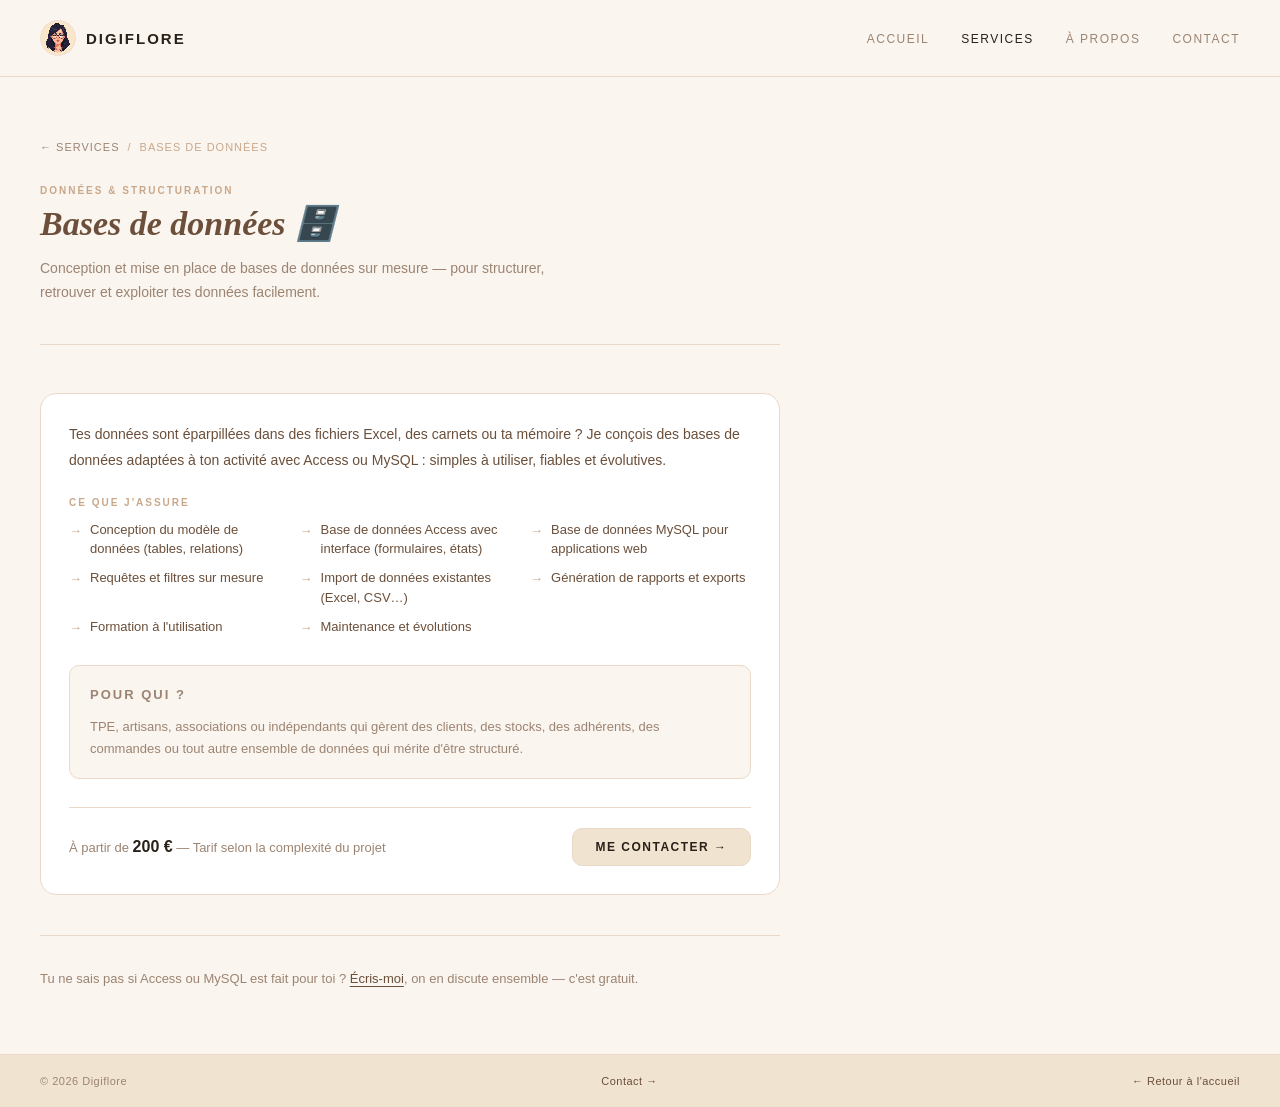
<file: pages/services/bases-de-donnees.html>
<!DOCTYPE html>
<html lang="fr">

<head>
  <script async src="https://www.googletagmanager.com/gtag/js?id=G-BXMVHFDKNB"></script>
  <script>
    window.dataLayer = window.dataLayer || [];
    function gtag() { dataLayer.push(arguments); }
    gtag('js', new Date());
    gtag('config', 'G-BXMVHFDKNB');
  </script>
  <meta charset="UTF-8" />
  <meta name="viewport" content="width=device-width, initial-scale=1.0" />
  <title>Bases de données — Digiflore</title>
  <meta name="description" content="Conception de bases de données Access et MySQL sur mesure — structuration, formulaires, requêtes et interfaces adaptées à ton métier." />
  <link rel="icon" href="../../img/logo.png" type="image/png" />
  <link rel="preconnect" href="https://fonts.googleapis.com">
  <link rel="preconnect" href="https://fonts.gstatic.com" crossorigin>
  <link rel="preload" as="style" href="https://fonts.googleapis.com/css2?family=Space+Grotesk:wght@400;500;700&family=Lora:ital@1&display=swap">
  <style>
    *, *::before, *::after { box-sizing: border-box; margin: 0; padding: 0; }

    :root {
      --cream: #FAF5EF;
      --beige: #F0E3D0;
      --border: #EAD9C8;
      --accent: #C9A88A;
      --brown-dark: #2A2118;
      --brown-mid: #6B4F3A;
      --brown-muted: #9C8472;
      --footer-bg: #F0E3D0;
    }

    html { scroll-behavior: smooth; }

    body {
      font-family: 'Space Grotesk', sans-serif;
      background: var(--cream);
      color: var(--brown-dark);
      min-height: 100vh;
      display: flex;
      flex-direction: column;
    }

    nav {
      position: sticky; top: 0; z-index: 100;
      display: flex; justify-content: space-between; align-items: center;
      padding: 1.25rem 2.5rem;
      background: var(--cream);
      border-bottom: 1px solid var(--border);
    }
    .nav-logo {
      display: flex; align-items: center; gap: 10px;
      font-size: 15px; font-weight: 700; letter-spacing: 2px;
      text-transform: uppercase; color: var(--brown-dark); text-decoration: none;
    }
    .nav-logo img { width: 36px; height: 36px; border-radius: 50%; image-rendering: pixelated; }
    .nav-links { display: flex; gap: 2rem; list-style: none; }
    .nav-links a {
      font-size: 12px; font-weight: 500; letter-spacing: 1.5px;
      text-transform: uppercase; color: var(--brown-muted); text-decoration: none; transition: color 0.2s;
    }
    .nav-links a:hover, .nav-links a.active { color: var(--brown-dark); }

    main { flex: 1; padding: 4rem 2.5rem; max-width: 820px; }

    .breadcrumb {
      display: flex; align-items: center; gap: 0.5rem;
      font-size: 11px; font-weight: 500; letter-spacing: 1px;
      text-transform: uppercase; color: var(--brown-muted);
      margin-bottom: 2rem;
    }
    .breadcrumb a { color: var(--brown-muted); text-decoration: none; }
    .breadcrumb a:hover { color: var(--brown-dark); }
    .breadcrumb span { color: var(--accent); }

    .page-header {
      margin-bottom: 3rem;
      padding-bottom: 2.5rem;
      border-bottom: 1px solid var(--border);
    }
    .page-header .section-num {
      font-size: 10px; font-weight: 700; letter-spacing: 2px;
      text-transform: uppercase; color: var(--accent); display: block; margin-bottom: 0.5rem;
    }
    .page-header h1 {
      font-family: 'Lora', serif; font-style: italic;
      font-size: 34px; color: var(--brown-mid); margin-bottom: 0.75rem; line-height: 1.2;
    }
    .page-header p {
      font-size: 14px; line-height: 1.7; color: var(--brown-muted); max-width: 520px;
    }

    .service-card {
      background: #fff;
      border: 1px solid var(--border);
      border-radius: 16px;
      overflow: hidden;
      margin-bottom: 1.5rem;
    }
    .service-card-body { padding: 1.75rem; }

    .service-desc {
      font-size: 14px; line-height: 1.8; color: var(--brown-mid); margin-bottom: 1.5rem;
    }

    .prestations-title {
      font-size: 10px; font-weight: 700; letter-spacing: 2px;
      text-transform: uppercase; color: var(--accent); margin-bottom: 0.75rem;
    }
    .prestations {
      display: grid;
      grid-template-columns: repeat(auto-fit, minmax(220px, 1fr));
      gap: 0.6rem;
      margin-bottom: 1.75rem;
    }
    .prestation-item {
      display: flex; align-items: flex-start; gap: 8px;
      font-size: 13px; line-height: 1.5; color: var(--brown-mid);
    }
    .prestation-item::before {
      content: "→"; color: var(--accent); font-weight: 700; flex-shrink: 0; margin-top: 1px;
    }

    /* ── BLOC "POUR QUI" ── */
    .for-who {
      background: var(--cream);
      border: 1px solid var(--border);
      border-radius: 10px;
      padding: 1.1rem 1.25rem;
      margin-bottom: 1.75rem;
    }
    .for-who-title {
      font-size: 10px; font-weight: 700; letter-spacing: 2px;
      text-transform: uppercase; color: var(--accent); margin-bottom: 0.6rem;
    }
    .for-who p {
      font-size: 13px; line-height: 1.7; color: var(--brown-muted);
    }

    .service-card-footer {
      display: flex; align-items: center; justify-content: space-between;
      padding-top: 1.25rem;
      border-top: 1px solid var(--border);
      flex-wrap: wrap; gap: 1rem;
    }
    .service-price { font-size: 13px; color: var(--brown-muted); }
    .service-price strong { font-size: 16px; font-weight: 700; color: var(--brown-dark); }

    .btn {
      font-family: 'Space Grotesk', sans-serif;
      font-size: 12px; font-weight: 700; letter-spacing: 1.5px;
      text-transform: uppercase; padding: 0.7rem 1.4rem;
      border-radius: 10px; text-decoration: none;
      border: 1px solid var(--border);
      transition: transform 0.15s, border-color 0.2s;
    }
    .btn:hover { transform: translateY(-2px); border-color: var(--accent); }
    .btn-primary { background: var(--beige); color: var(--brown-dark); }

    .page-note {
      margin-top: 2.5rem; padding-top: 2rem;
      border-top: 1px solid var(--border);
      font-size: 13px; line-height: 1.7; color: var(--brown-muted);
    }
    .page-note a {
      color: var(--brown-mid); font-weight: 500;
      text-decoration: underline; text-underline-offset: 3px;
    }

    footer {
      padding: 1.25rem 2.5rem;
      display: flex; justify-content: space-between; align-items: center;
      background: var(--footer-bg); border-top: 1px solid var(--border);
    }
    .footer-copy { font-size: 11px; color: var(--brown-muted); letter-spacing: 0.5px; }
    footer a { font-size: 11px; font-weight: 500; letter-spacing: 0.5px; color: var(--brown-mid); text-decoration: none; }
    footer a:hover { color: var(--brown-dark); }

    @media (max-width: 640px) {
      nav { padding: 1rem 1.25rem; }
      .nav-links { gap: 1.25rem; }
      main { padding: 2rem 1.25rem; }
      .service-card-footer { flex-direction: column; align-items: flex-start; }
      footer { flex-direction: column; gap: 0.5rem; text-align: center; }
    }
  </style>
</head>

<body>

  <nav>
    <a href="../../index.html" class="nav-logo">
      <img src="../../img/logo.png" loading="lazy" alt="Logo Digiflore" />
      Digiflore
    </a>
    <ul class="nav-links">
      <li><a href="../../index.html">Accueil</a></li>
      <li><a href="../services.html" class="active">Services</a></li>
      <li><a href="../apropos.html">À propos</a></li>
      <li><a href="../contact.html">Contact</a></li>
    </ul>
  </nav>

  <main>

    <div class="breadcrumb">
      <a href="../services.html">← Services</a>
      <span>/</span>
      <span>Bases de données</span>
    </div>

    <div class="page-header">
      <span class="section-num">Données & structuration</span>
      <h1>Bases de données 🗄️</h1>
      <p>Conception et mise en place de bases de données sur mesure — pour structurer, retrouver et exploiter tes données facilement.</p>
    </div>

    <div class="service-card">
      <div class="service-card-body">

        <p class="service-desc">
          Tes données sont éparpillées dans des fichiers Excel, des carnets ou ta mémoire ? Je conçois des bases de données adaptées à ton activité avec Access ou MySQL : simples à utiliser, fiables et évolutives.
        </p>

        <p class="prestations-title">Ce que j'assure</p>
        <div class="prestations">
          <span class="prestation-item">Conception du modèle de données (tables, relations)</span>
          <span class="prestation-item">Base de données Access avec interface (formulaires, états)</span>
          <span class="prestation-item">Base de données MySQL pour applications web</span>
          <span class="prestation-item">Requêtes et filtres sur mesure</span>
          <span class="prestation-item">Import de données existantes (Excel, CSV…)</span>
          <span class="prestation-item">Génération de rapports et exports</span>
          <span class="prestation-item">Formation à l'utilisation</span>
          <span class="prestation-item">Maintenance et évolutions</span>
        </div>

        <div class="for-who">
          <p class="for-who-title">Pour qui ?</p>
          <p>TPE, artisans, associations ou indépendants qui gèrent des clients, des stocks, des adhérents, des commandes ou tout autre ensemble de données qui mérite d'être structuré.</p>
        </div>

        <div class="service-card-footer">
          <p class="service-price">À partir de <strong>200 €</strong> — Tarif selon la complexité du projet</p>
          <a href="../contact.html" class="btn btn-primary">Me contacter →</a>
        </div>

      </div>
    </div>

    <p class="page-note">
      Tu ne sais pas si Access ou MySQL est fait pour toi ?
      <a href="../contact.html">Écris-moi</a>, on en discute ensemble — c'est gratuit.
    </p>

  </main>

  <footer>
    <span class="footer-copy">© 2026 Digiflore</span>
    <a href="../contact.html">Contact →</a>
    <a href="../../index.html">← Retour à l'accueil</a>
  </footer>

</body>
</html>
</file>
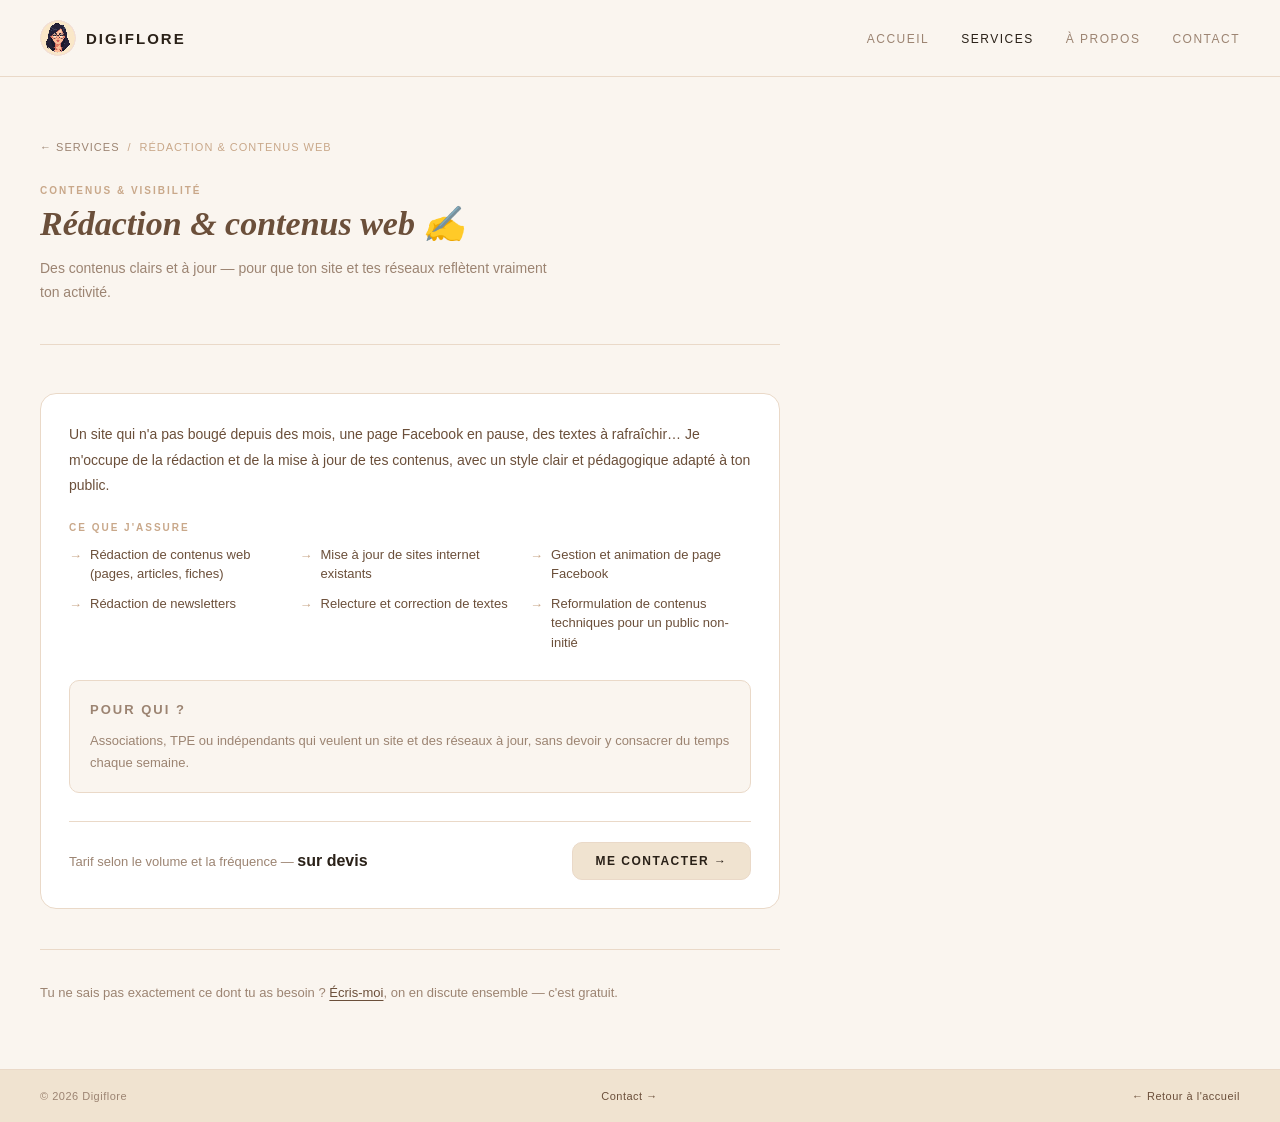
<file: pages/services/redaction-web.html>
<!DOCTYPE html>
<html lang="fr">

<head>
  <script async src="https://www.googletagmanager.com/gtag/js?id=G-BXMVHFDKNB"></script>
  <script>
    window.dataLayer = window.dataLayer || [];
    function gtag() { dataLayer.push(arguments); }
    gtag('js', new Date());
    gtag('config', 'G-BXMVHFDKNB');
  </script>
  <meta charset="UTF-8" />
  <meta name="viewport" content="width=device-width, initial-scale=1.0" />
  <title>Rédaction & contenus web — Digiflore</title>
  <meta name="description" content="Rédaction de contenus web et mise à jour de sites internet et pages Facebook — pour garder une présence en ligne claire et à jour." />
  <link rel="icon" href="../../img/logo.png" type="image/png" />
  <link rel="preconnect" href="https://fonts.googleapis.com">
  <link rel="preconnect" href="https://fonts.gstatic.com" crossorigin>
  <link rel="preload" as="style" href="https://fonts.googleapis.com/css2?family=Space+Grotesk:wght@400;500;700&family=Lora:ital@1&display=swap">
  <style>
    *, *::before, *::after { box-sizing: border-box; margin: 0; padding: 0; }

    :root {
      --cream: #FAF5EF;
      --beige: #F0E3D0;
      --border: #EAD9C8;
      --accent: #C9A88A;
      --brown-dark: #2A2118;
      --brown-mid: #6B4F3A;
      --brown-muted: #9C8472;
      --footer-bg: #F0E3D0;
    }

    html { scroll-behavior: smooth; }

    body {
      font-family: 'Space Grotesk', sans-serif;
      background: var(--cream);
      color: var(--brown-dark);
      min-height: 100vh;
      display: flex;
      flex-direction: column;
    }

    nav {
      position: sticky; top: 0; z-index: 100;
      display: flex; justify-content: space-between; align-items: center;
      padding: 1.25rem 2.5rem;
      background: var(--cream);
      border-bottom: 1px solid var(--border);
    }
    .nav-logo {
      display: flex; align-items: center; gap: 10px;
      font-size: 15px; font-weight: 700; letter-spacing: 2px;
      text-transform: uppercase; color: var(--brown-dark); text-decoration: none;
    }
    .nav-logo img { width: 36px; height: 36px; border-radius: 50%; image-rendering: pixelated; }
    .nav-links { display: flex; gap: 2rem; list-style: none; }
    .nav-links a {
      font-size: 12px; font-weight: 500; letter-spacing: 1.5px;
      text-transform: uppercase; color: var(--brown-muted); text-decoration: none; transition: color 0.2s;
    }
    .nav-links a:hover, .nav-links a.active { color: var(--brown-dark); }

    main { flex: 1; padding: 4rem 2.5rem; max-width: 820px; }

    .breadcrumb {
      display: flex; align-items: center; gap: 0.5rem;
      font-size: 11px; font-weight: 500; letter-spacing: 1px;
      text-transform: uppercase; color: var(--brown-muted);
      margin-bottom: 2rem;
    }
    .breadcrumb a { color: var(--brown-muted); text-decoration: none; }
    .breadcrumb a:hover { color: var(--brown-dark); }
    .breadcrumb span { color: var(--accent); }

    .page-header {
      margin-bottom: 3rem;
      padding-bottom: 2.5rem;
      border-bottom: 1px solid var(--border);
    }
    .page-header .section-num {
      font-size: 10px; font-weight: 700; letter-spacing: 2px;
      text-transform: uppercase; color: var(--accent); display: block; margin-bottom: 0.5rem;
    }
    .page-header h1 {
      font-family: 'Lora', serif; font-style: italic;
      font-size: 34px; color: var(--brown-mid); margin-bottom: 0.75rem; line-height: 1.2;
    }
    .page-header p {
      font-size: 14px; line-height: 1.7; color: var(--brown-muted); max-width: 520px;
    }

    .service-card {
      background: #fff;
      border: 1px solid var(--border);
      border-radius: 16px;
      overflow: hidden;
      margin-bottom: 1.5rem;
    }
    .service-card-body { padding: 1.75rem; }

    .service-desc {
      font-size: 14px; line-height: 1.8; color: var(--brown-mid); margin-bottom: 1.5rem;
    }

    .prestations-title {
      font-size: 10px; font-weight: 700; letter-spacing: 2px;
      text-transform: uppercase; color: var(--accent); margin-bottom: 0.75rem;
    }
    .prestations {
      display: grid;
      grid-template-columns: repeat(auto-fit, minmax(220px, 1fr));
      gap: 0.6rem;
      margin-bottom: 1.75rem;
    }
    .prestation-item {
      display: flex; align-items: flex-start; gap: 8px;
      font-size: 13px; line-height: 1.5; color: var(--brown-mid);
    }
    .prestation-item::before {
      content: "→"; color: var(--accent); font-weight: 700; flex-shrink: 0; margin-top: 1px;
    }

    .for-who {
      background: var(--cream);
      border: 1px solid var(--border);
      border-radius: 10px;
      padding: 1.1rem 1.25rem;
      margin-bottom: 1.75rem;
    }
    .for-who-title {
      font-size: 10px; font-weight: 700; letter-spacing: 2px;
      text-transform: uppercase; color: var(--accent); margin-bottom: 0.6rem;
    }
    .for-who p {
      font-size: 13px; line-height: 1.7; color: var(--brown-muted);
    }

    .service-card-footer {
      display: flex; align-items: center; justify-content: space-between;
      padding-top: 1.25rem;
      border-top: 1px solid var(--border);
      flex-wrap: wrap; gap: 1rem;
    }
    .service-price { font-size: 13px; color: var(--brown-muted); }
    .service-price strong { font-size: 16px; font-weight: 700; color: var(--brown-dark); }

    .btn {
      font-family: 'Space Grotesk', sans-serif;
      font-size: 12px; font-weight: 700; letter-spacing: 1.5px;
      text-transform: uppercase; padding: 0.7rem 1.4rem;
      border-radius: 10px; text-decoration: none;
      border: 1px solid var(--border);
      transition: transform 0.15s, border-color 0.2s;
    }
    .btn:hover { transform: translateY(-2px); border-color: var(--accent); }
    .btn-primary { background: var(--beige); color: var(--brown-dark); }

    .page-note {
      margin-top: 2.5rem; padding-top: 2rem;
      border-top: 1px solid var(--border);
      font-size: 13px; line-height: 1.7; color: var(--brown-muted);
    }
    .page-note a {
      color: var(--brown-mid); font-weight: 500;
      text-decoration: underline; text-underline-offset: 3px;
    }

    footer {
      padding: 1.25rem 2.5rem;
      display: flex; justify-content: space-between; align-items: center;
      background: var(--footer-bg); border-top: 1px solid var(--border);
    }
    .footer-copy { font-size: 11px; color: var(--brown-muted); letter-spacing: 0.5px; }
    footer a { font-size: 11px; font-weight: 500; letter-spacing: 0.5px; color: var(--brown-mid); text-decoration: none; }
    footer a:hover { color: var(--brown-dark); }

    @media (max-width: 640px) {
      nav { padding: 1rem 1.25rem; }
      .nav-links { gap: 1.25rem; }
      main { padding: 2rem 1.25rem; }
      .service-card-footer { flex-direction: column; align-items: flex-start; }
      footer { flex-direction: column; gap: 0.5rem; text-align: center; }
    }
  </style>
</head>

<body>

  <nav>
    <a href="../../index.html" class="nav-logo">
      <img src="../../img/logo.png" loading="lazy" alt="Logo Digiflore" />
      Digiflore
    </a>
    <ul class="nav-links">
      <li><a href="../../index.html">Accueil</a></li>
      <li><a href="../services.html" class="active">Services</a></li>
      <li><a href="../apropos.html">À propos</a></li>
      <li><a href="../contact.html">Contact</a></li>
    </ul>
  </nav>

  <main>

    <div class="breadcrumb">
      <a href="../services.html">← Services</a>
      <span>/</span>
      <span>Rédaction & contenus web</span>
    </div>

    <div class="page-header">
      <span class="section-num">Contenus & visibilité</span>
      <h1>Rédaction & contenus web ✍️</h1>
      <p>Des contenus clairs et à jour — pour que ton site et tes réseaux reflètent vraiment ton activité.</p>
    </div>

    <div class="service-card">
      <div class="service-card-body">

        <p class="service-desc">
          Un site qui n'a pas bougé depuis des mois, une page Facebook en pause, des textes à rafraîchir… Je m'occupe de la rédaction et de la mise à jour de tes contenus, avec un style clair et pédagogique adapté à ton public.
        </p>

        <p class="prestations-title">Ce que j'assure</p>
        <div class="prestations">
          <span class="prestation-item">Rédaction de contenus web (pages, articles, fiches)</span>
          <span class="prestation-item">Mise à jour de sites internet existants</span>
          <span class="prestation-item">Gestion et animation de page Facebook</span>
          <span class="prestation-item">Rédaction de newsletters</span>
          <span class="prestation-item">Relecture et correction de textes</span>
          <span class="prestation-item">Reformulation de contenus techniques pour un public non-initié</span>
        </div>

        <div class="for-who">
          <p class="for-who-title">Pour qui ?</p>
          <p>Associations, TPE ou indépendants qui veulent un site et des réseaux à jour, sans devoir y consacrer du temps chaque semaine.</p>
        </div>

        <div class="service-card-footer">
          <p class="service-price">Tarif selon le volume et la fréquence — <strong>sur devis</strong></p>
          <a href="../contact.html" class="btn btn-primary">Me contacter →</a>
        </div>

      </div>
    </div>

    <p class="page-note">
      Tu ne sais pas exactement ce dont tu as besoin ?
      <a href="../contact.html">Écris-moi</a>, on en discute ensemble — c'est gratuit.
    </p>

  </main>

  <footer>
    <span class="footer-copy">© 2026 Digiflore</span>
    <a href="../contact.html">Contact →</a>
    <a href="../../index.html">← Retour à l'accueil</a>
  </footer>

</body>
</html>
</file>
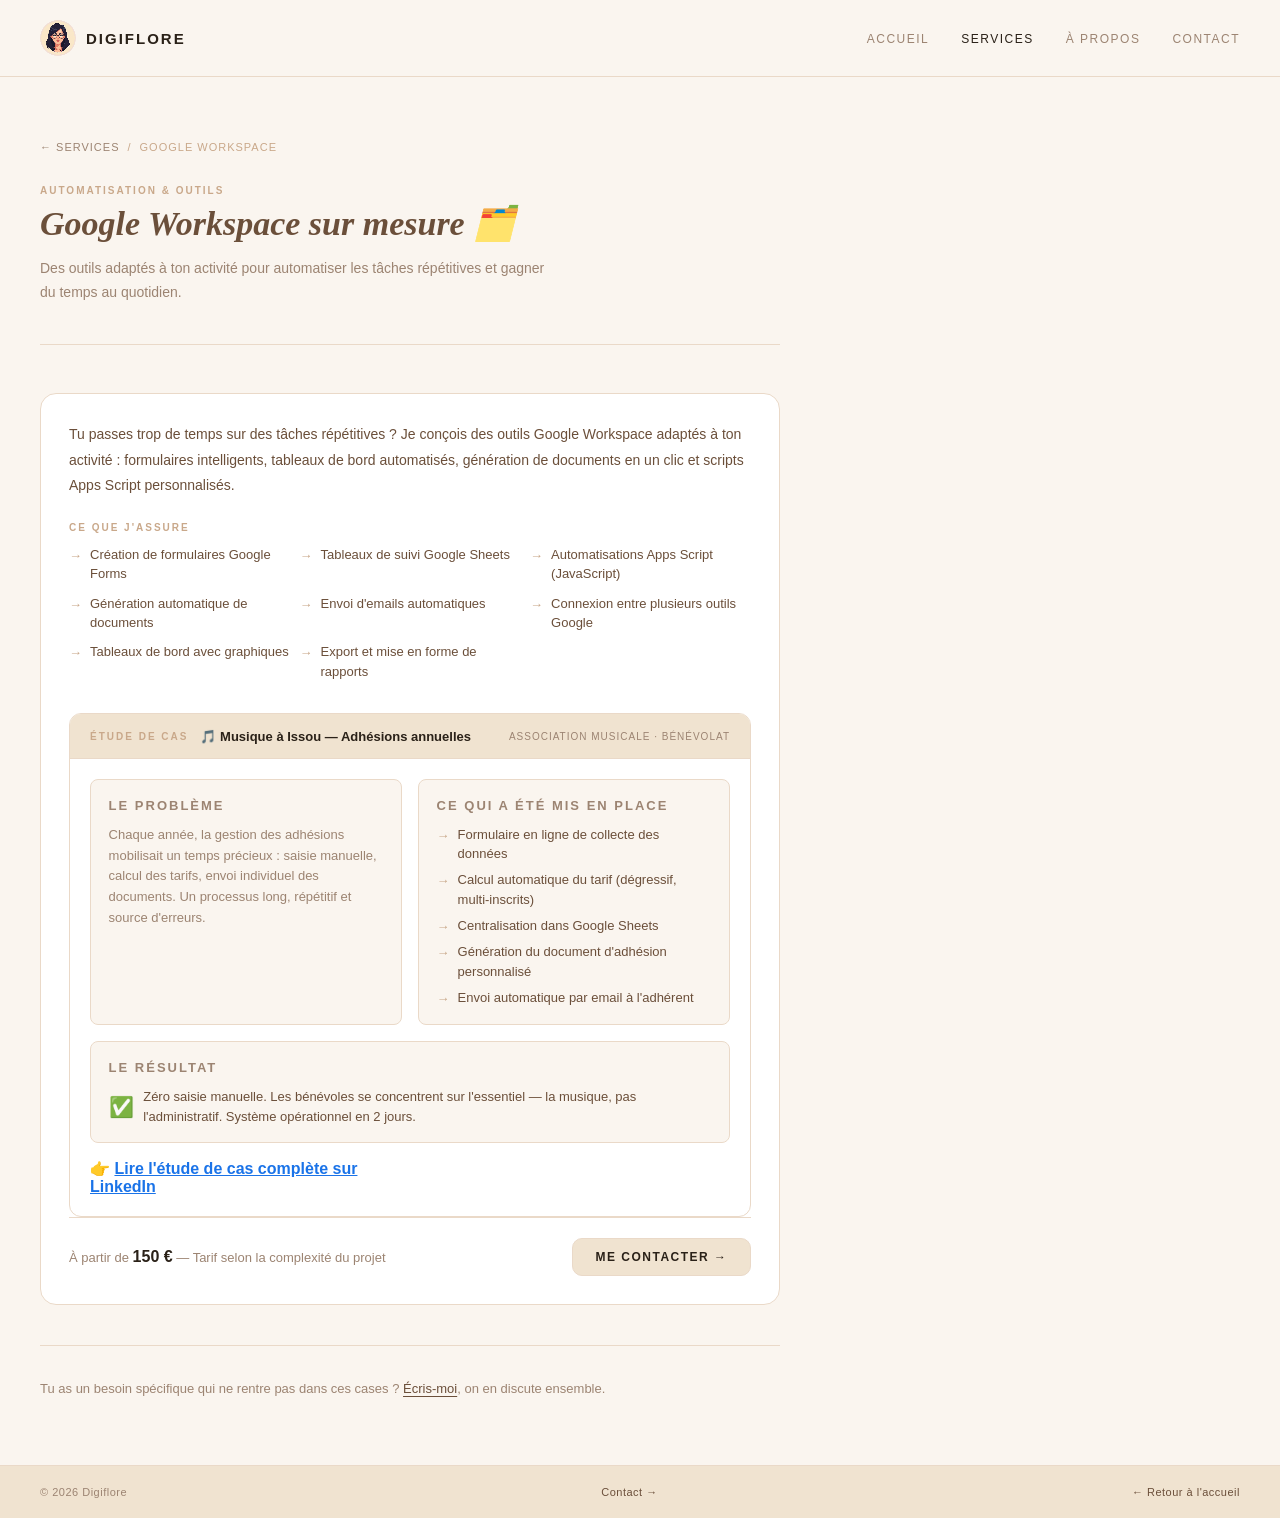
<file: pages/services/workspace.html>
<!DOCTYPE html>
<html lang="fr">

<head>
  <script async src="https://www.googletagmanager.com/gtag/js?id=G-BXMVHFDKNB"></script>
  <script>
    window.dataLayer = window.dataLayer || [];
    function gtag() { dataLayer.push(arguments); }
    gtag('js', new Date());
    gtag('config', 'G-BXMVHFDKNB');
  </script>
  <meta charset="UTF-8" />
  <meta name="viewport" content="width=device-width, initial-scale=1.0" />
  <title>Google Workspace sur mesure — Digiflore</title>
  <meta name="description"
    content="Automatisation Google Workspace : Forms, Sheets, Apps Script, génération de documents. Sur mesure pour TPE, artisans et associations." />
  <link rel="icon" href="../../img/logo.png" type="image/png" />
  <link rel="preconnect" href="https://fonts.googleapis.com">
  <link rel="preconnect" href="https://fonts.gstatic.com" crossorigin>
  <link rel="preload" as="style"
    href="https://fonts.googleapis.com/css2?family=Space+Grotesk:wght@400;500;700&family=Lora:ital@1&display=swap">
  <style>
    *,
    *::before,
    *::after {
      box-sizing: border-box;
      margin: 0;
      padding: 0;
    }

    :root {
      --cream: #FAF5EF;
      --beige: #F0E3D0;
      --border: #EAD9C8;
      --accent: #C9A88A;
      --brown-dark: #2A2118;
      --brown-mid: #6B4F3A;
      --brown-muted: #9C8472;
      --footer-bg: #F0E3D0;
    }

    html {
      scroll-behavior: smooth;
    }

    body {
      font-family: 'Space Grotesk', sans-serif;
      background: var(--cream);
      color: var(--brown-dark);
      min-height: 100vh;
      display: flex;
      flex-direction: column;
    }

    nav {
      position: sticky;
      top: 0;
      z-index: 100;
      display: flex;
      justify-content: space-between;
      align-items: center;
      padding: 1.25rem 2.5rem;
      background: var(--cream);
      border-bottom: 1px solid var(--border);
    }

    .nav-logo {
      display: flex;
      align-items: center;
      gap: 10px;
      font-size: 15px;
      font-weight: 700;
      letter-spacing: 2px;
      text-transform: uppercase;
      color: var(--brown-dark);
      text-decoration: none;
    }

    .nav-logo img {
      width: 36px;
      height: 36px;
      border-radius: 50%;
      image-rendering: pixelated;
    }

    .nav-links {
      display: flex;
      gap: 2rem;
      list-style: none;
    }

    .nav-links a {
      font-size: 12px;
      font-weight: 500;
      letter-spacing: 1.5px;
      text-transform: uppercase;
      color: var(--brown-muted);
      text-decoration: none;
      transition: color 0.2s;
    }

    .nav-links a:hover,
    .nav-links a.active {
      color: var(--brown-dark);
    }

    main {
      flex: 1;
      padding: 4rem 2.5rem;
      max-width: 820px;
    }

    /* ── BREADCRUMB ── */
    .breadcrumb {
      display: flex;
      align-items: center;
      gap: 0.5rem;
      font-size: 11px;
      font-weight: 500;
      letter-spacing: 1px;
      text-transform: uppercase;
      color: var(--brown-muted);
      margin-bottom: 2rem;
    }

    .breadcrumb a {
      color: var(--brown-muted);
      text-decoration: none;
    }

    .breadcrumb a:hover {
      color: var(--brown-dark);
    }

    .breadcrumb span {
      color: var(--accent);
    }

    /* ── EN-TÊTE ── */
    .page-header {
      margin-bottom: 3rem;
      padding-bottom: 2.5rem;
      border-bottom: 1px solid var(--border);
    }

    .page-header .section-num {
      font-size: 10px;
      font-weight: 700;
      letter-spacing: 2px;
      text-transform: uppercase;
      color: var(--accent);
      display: block;
      margin-bottom: 0.5rem;
    }

    .page-header h1 {
      font-family: 'Lora', serif;
      font-style: italic;
      font-size: 34px;
      color: var(--brown-mid);
      margin-bottom: 0.75rem;
      line-height: 1.2;
    }

    .page-header p {
      font-size: 14px;
      line-height: 1.7;
      color: var(--brown-muted);
      max-width: 520px;
    }

    /* ── CARTE ── */
    .service-card {
      background: #fff;
      border: 1px solid var(--border);
      border-radius: 16px;
      overflow: hidden;
      margin-bottom: 1.5rem;
    }

    .service-card-body {
      padding: 1.75rem;
    }

    .service-desc {
      font-size: 14px;
      line-height: 1.8;
      color: var(--brown-mid);
      margin-bottom: 1.5rem;
    }

    .prestations-title {
      font-size: 10px;
      font-weight: 700;
      letter-spacing: 2px;
      text-transform: uppercase;
      color: var(--accent);
      margin-bottom: 0.75rem;
    }

    .prestations {
      display: grid;
      grid-template-columns: repeat(auto-fit, minmax(220px, 1fr));
      gap: 0.6rem;
      margin-bottom: 1.75rem;
    }

    .prestation-item {
      display: flex;
      align-items: flex-start;
      gap: 8px;
      font-size: 13px;
      line-height: 1.5;
      color: var(--brown-mid);
    }

    .prestation-item::before {
      content: "→";
      color: var(--accent);
      font-weight: 700;
      flex-shrink: 0;
      margin-top: 1px;
    }

    /* ── ÉTUDE DE CAS ── */
    .case-study {
      margin-top: 2rem;
      border: 1px solid var(--border);
      border-radius: 12px;
      overflow: hidden;
    }

    .case-study-header {
      display: flex;
      align-items: center;
      gap: 0.75rem;
      padding: 0.9rem 1.25rem;
      background: var(--beige);
      border-bottom: 1px solid var(--border);
      flex-wrap: wrap;
    }

    .case-tag {
      font-size: 10px;
      font-weight: 700;
      letter-spacing: 2px;
      text-transform: uppercase;
      color: var(--accent);
    }

    .case-title {
      font-size: 13px;
      font-weight: 700;
      color: var(--brown-dark);
    }

    .case-context {
      margin-left: auto;
      font-size: 10px;
      font-weight: 500;
      letter-spacing: 1px;
      text-transform: uppercase;
      color: var(--brown-muted);
    }

    .case-study-body {
      padding: 1.25rem;
      display: grid;
      grid-template-columns: 1fr 1fr;
      gap: 1rem;
    }

    .case-block {
      background: var(--cream);
      border: 1px solid var(--border);
      border-radius: 8px;
      padding: 1rem 1.1rem;
    }

    .case-block-title {
      font-size: 10px;
      font-weight: 700;
      letter-spacing: 2px;
      text-transform: uppercase;
      color: var(--accent);
      margin-bottom: 0.5rem;
    }

    .case-block p {
      font-size: 13px;
      line-height: 1.6;
      color: var(--brown-muted);
    }

    .case-block.full-width {
      grid-column: 1 / -1;
    }

    .case-prestations {
      display: flex;
      flex-direction: column;
      gap: 0.4rem;
    }

    .case-result {
      display: flex;
      align-items: center;
      gap: 0.6rem;
    }

    .case-result-icon {
      font-size: 20px;
      flex-shrink: 0;
    }

    .case-result p {
      font-size: 13px;
      line-height: 1.5;
      color: var(--brown-mid);
      font-weight: 500;
    }

    /* ── FOOTER CARTE ── */
    .service-card-footer {
      display: flex;
      align-items: center;
      justify-content: space-between;
      padding-top: 1.25rem;
      border-top: 1px solid var(--border);
      flex-wrap: wrap;
      gap: 1rem;
    }

    .service-price {
      font-size: 13px;
      color: var(--brown-muted);
    }

    .service-price strong {
      font-size: 16px;
      font-weight: 700;
      color: var(--brown-dark);
    }

    .btn {
      font-family: 'Space Grotesk', sans-serif;
      font-size: 12px;
      font-weight: 700;
      letter-spacing: 1.5px;
      text-transform: uppercase;
      padding: 0.7rem 1.4rem;
      border-radius: 10px;
      text-decoration: none;
      border: 1px solid var(--border);
      transition: transform 0.15s, border-color 0.2s;
    }

    .btn:hover {
      transform: translateY(-2px);
      border-color: var(--accent);
    }

    .btn-primary {
      background: var(--beige);
      color: var(--brown-dark);
    }

    .page-note {
      margin-top: 2.5rem;
      padding-top: 2rem;
      border-top: 1px solid var(--border);
      font-size: 13px;
      line-height: 1.7;
      color: var(--brown-muted);
    }

    .page-note a {
      color: var(--brown-mid);
      font-weight: 500;
      text-decoration: underline;
      text-underline-offset: 3px;
    }

    footer {
      padding: 1.25rem 2.5rem;
      display: flex;
      justify-content: space-between;
      align-items: center;
      background: var(--footer-bg);
      border-top: 1px solid var(--border);
    }

    .footer-copy {
      font-size: 11px;
      color: var(--brown-muted);
      letter-spacing: 0.5px;
    }

    footer a {
      font-size: 11px;
      font-weight: 500;
      letter-spacing: 0.5px;
      color: var(--brown-mid);
      text-decoration: none;
    }

    footer a:hover {
      color: var(--brown-dark);
    }

    @media (max-width: 640px) {
      nav {
        padding: 1rem 1.25rem;
      }

      .nav-links {
        gap: 1.25rem;
      }

      main {
        padding: 2rem 1.25rem;
      }

      .service-card-footer {
        flex-direction: column;
        align-items: flex-start;
      }

      .case-study-body {
        grid-template-columns: 1fr;
      }

      .case-block.full-width {
        grid-column: 1;
      }

      .case-context {
        margin-left: 0;
      }

      footer {
        flex-direction: column;
        gap: 0.5rem;
        text-align: center;
      }
    }
  </style>
</head>

<body>

  <nav>
    <a href="../../index.html" class="nav-logo">
      <img src="../../img/logo.png" loading="lazy" alt="Logo Digiflore" />
      Digiflore
    </a>
    <ul class="nav-links">
      <li><a href="../../index.html">Accueil</a></li>
      <li><a href="../services.html" class="active">Services</a></li>
      <li><a href="../apropos.html">À propos</a></li>
      <li><a href="../contact.html">Contact</a></li>
    </ul>
  </nav>

  <main>

    <div class="breadcrumb">
      <a href="../services.html">← Services</a>
      <span>/</span>
      <span>Google Workspace</span>
    </div>

    <div class="page-header">
      <span class="section-num">Automatisation & outils</span>
      <h1>Google Workspace sur mesure 🗂️</h1>
      <p>Des outils adaptés à ton activité pour automatiser les tâches répétitives et gagner du temps au quotidien.</p>
    </div>

    <div class="service-card">
      <div class="service-card-body">

        <p class="service-desc">
          Tu passes trop de temps sur des tâches répétitives ? Je conçois des outils Google Workspace adaptés à ton
          activité : formulaires intelligents, tableaux de bord automatisés, génération de documents en un clic et
          scripts Apps Script personnalisés.
        </p>

        <p class="prestations-title">Ce que j'assure</p>
        <div class="prestations">
          <span class="prestation-item">Création de formulaires Google Forms</span>
          <span class="prestation-item">Tableaux de suivi Google Sheets</span>
          <span class="prestation-item">Automatisations Apps Script (JavaScript)</span>
          <span class="prestation-item">Génération automatique de documents</span>
          <span class="prestation-item">Envoi d'emails automatiques</span>
          <span class="prestation-item">Connexion entre plusieurs outils Google</span>
          <span class="prestation-item">Tableaux de bord avec graphiques</span>
          <span class="prestation-item">Export et mise en forme de rapports</span>
        </div>

        <!-- ÉTUDE DE CAS -->
        <div class="case-study">
          <div class="case-study-header">
            <span class="case-tag">Étude de cas</span>
            <span class="case-title">🎵 Musique à Issou — Adhésions annuelles</span>
            <span class="case-context">Association musicale · bénévolat</span>
          </div>
          <div class="case-study-body">

            <div class="case-block">
              <p class="case-block-title">Le problème</p>
              <p>Chaque année, la gestion des adhésions mobilisait un temps précieux : saisie manuelle, calcul des
                tarifs, envoi individuel des documents. Un processus long, répétitif et source d'erreurs.</p>
            </div>

            <div class="case-block">
              <p class="case-block-title">Ce qui a été mis en place</p>
              <div class="case-prestations">
                <span class="prestation-item">Formulaire en ligne de collecte des données</span>
                <span class="prestation-item">Calcul automatique du tarif (dégressif, multi-inscrits)</span>
                <span class="prestation-item">Centralisation dans Google Sheets</span>
                <span class="prestation-item">Génération du document d'adhésion personnalisé</span>
                <span class="prestation-item">Envoi automatique par email à l'adhérent</span>
              </div>
            </div>

            <div class="case-block full-width">
              <p class="case-block-title">Le résultat</p>
              <div class="case-result">
                <span class="case-result-icon">✅</span>
                <p>Zéro saisie manuelle. Les bénévoles se concentrent sur l'essentiel — la musique, pas
                  l'administratif. Système opérationnel en 2 jours.</p>
              </div>
            </div>
            <!-- Bloc Exemple de réalisation -->

            <p style="margin-bottom: 0;">
              👉 <a
                href="https://www.linkedin.com/posts/elisabeth-blockelet-744b3a5a_googleworkspace-appsscript-automatisation-share-7459516752402661376-RgwY/?utm_source=share&utm_medium=member_desktop&rcm=ACoAAAygXqQBt4WhxhZLQ0TOF7VC_eG7zEcJlbE"
                target="_blank" rel="noopener noreferrer"
                style="color: #1a73e8; font-weight: bold; text-decoration: underline;">Lire l'étude de cas complète
                sur
                LinkedIn</a>
            </p>
          </div>
        </div>

        <div class="service-card-footer">
          <p class="service-price">À partir de <strong>150 €</strong> — Tarif selon la complexité du projet</p>
          <a href="../contact.html" class="btn btn-primary">Me contacter →</a>
        </div>

      </div>
    </div>

    <p class="page-note">
      Tu as un besoin spécifique qui ne rentre pas dans ces cases ?
      <a href="../contact.html">Écris-moi</a>, on en discute ensemble.
    </p>

  </main>

  <footer>
    <span class="footer-copy">© 2026 Digiflore</span>
    <a href="../contact.html">Contact →</a>
    <a href="../../index.html">← Retour à l'accueil</a>
  </footer>

</body>

</html>
</file>
